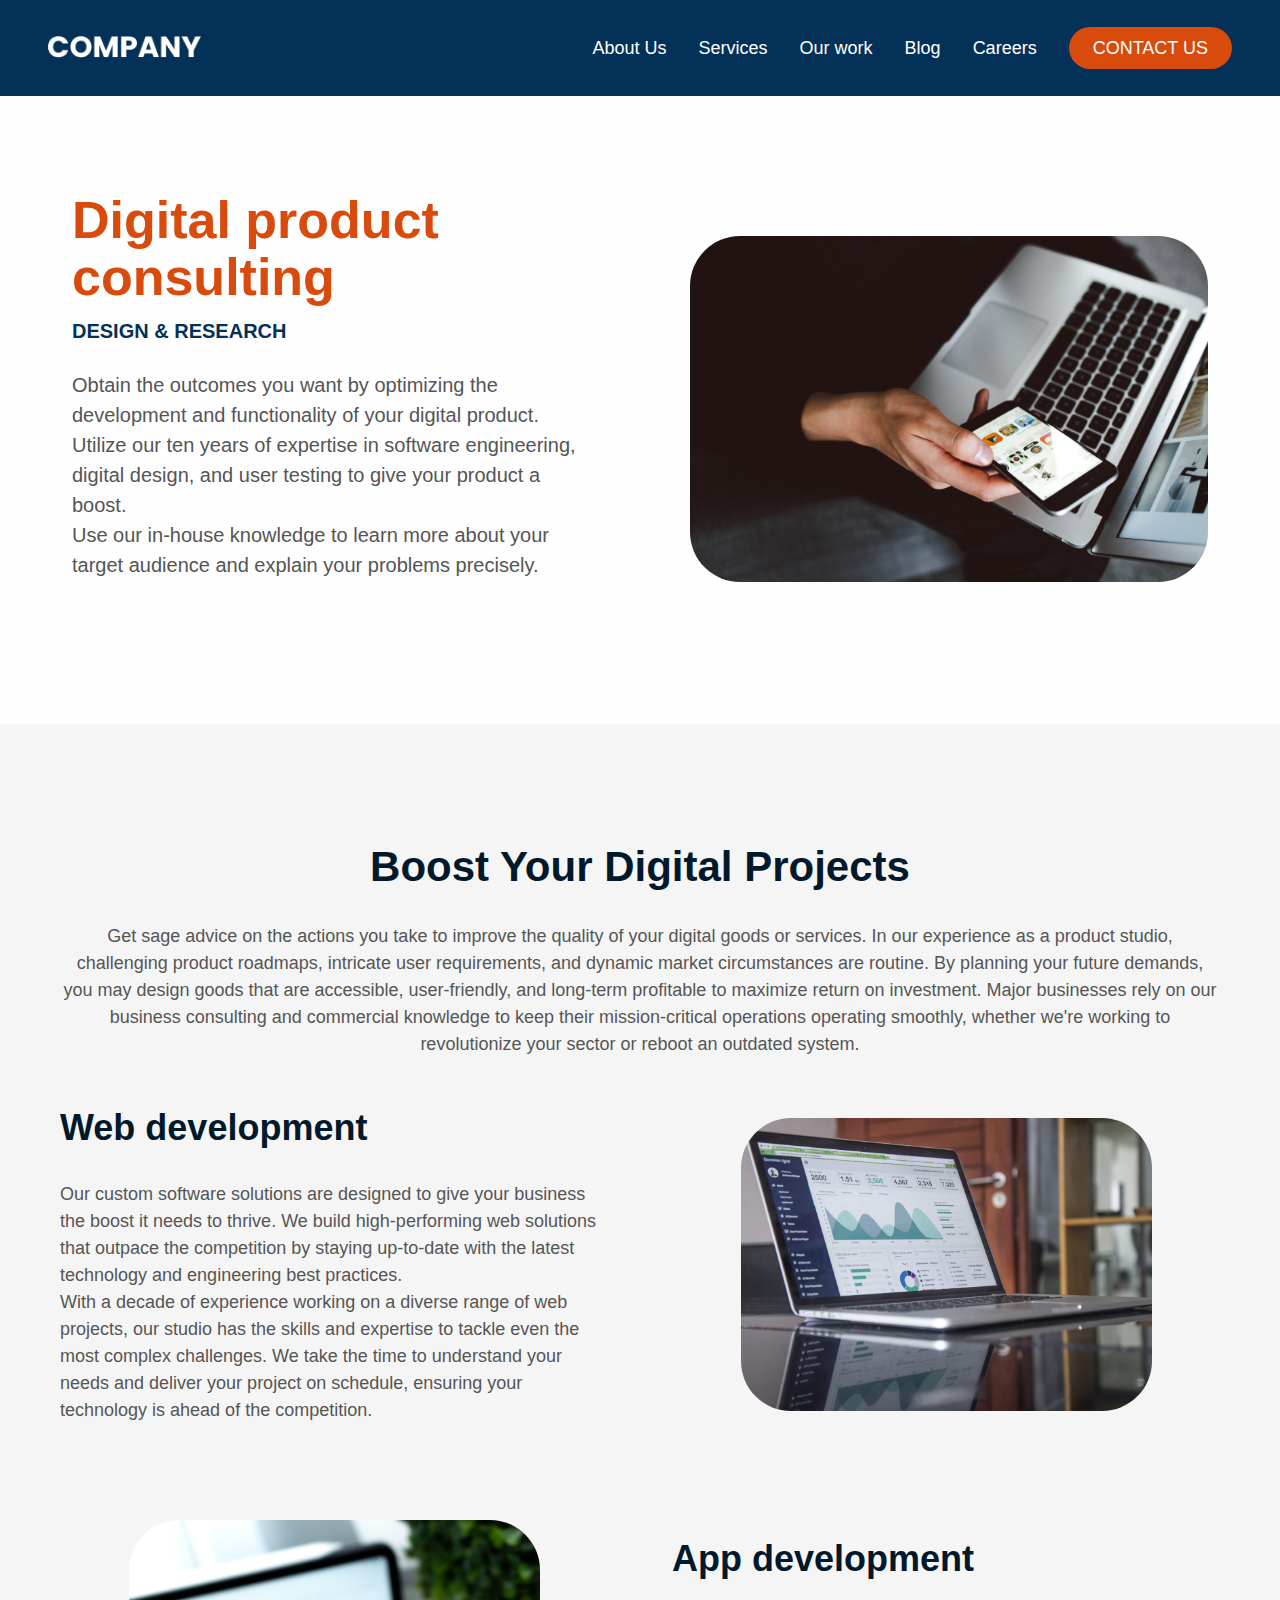
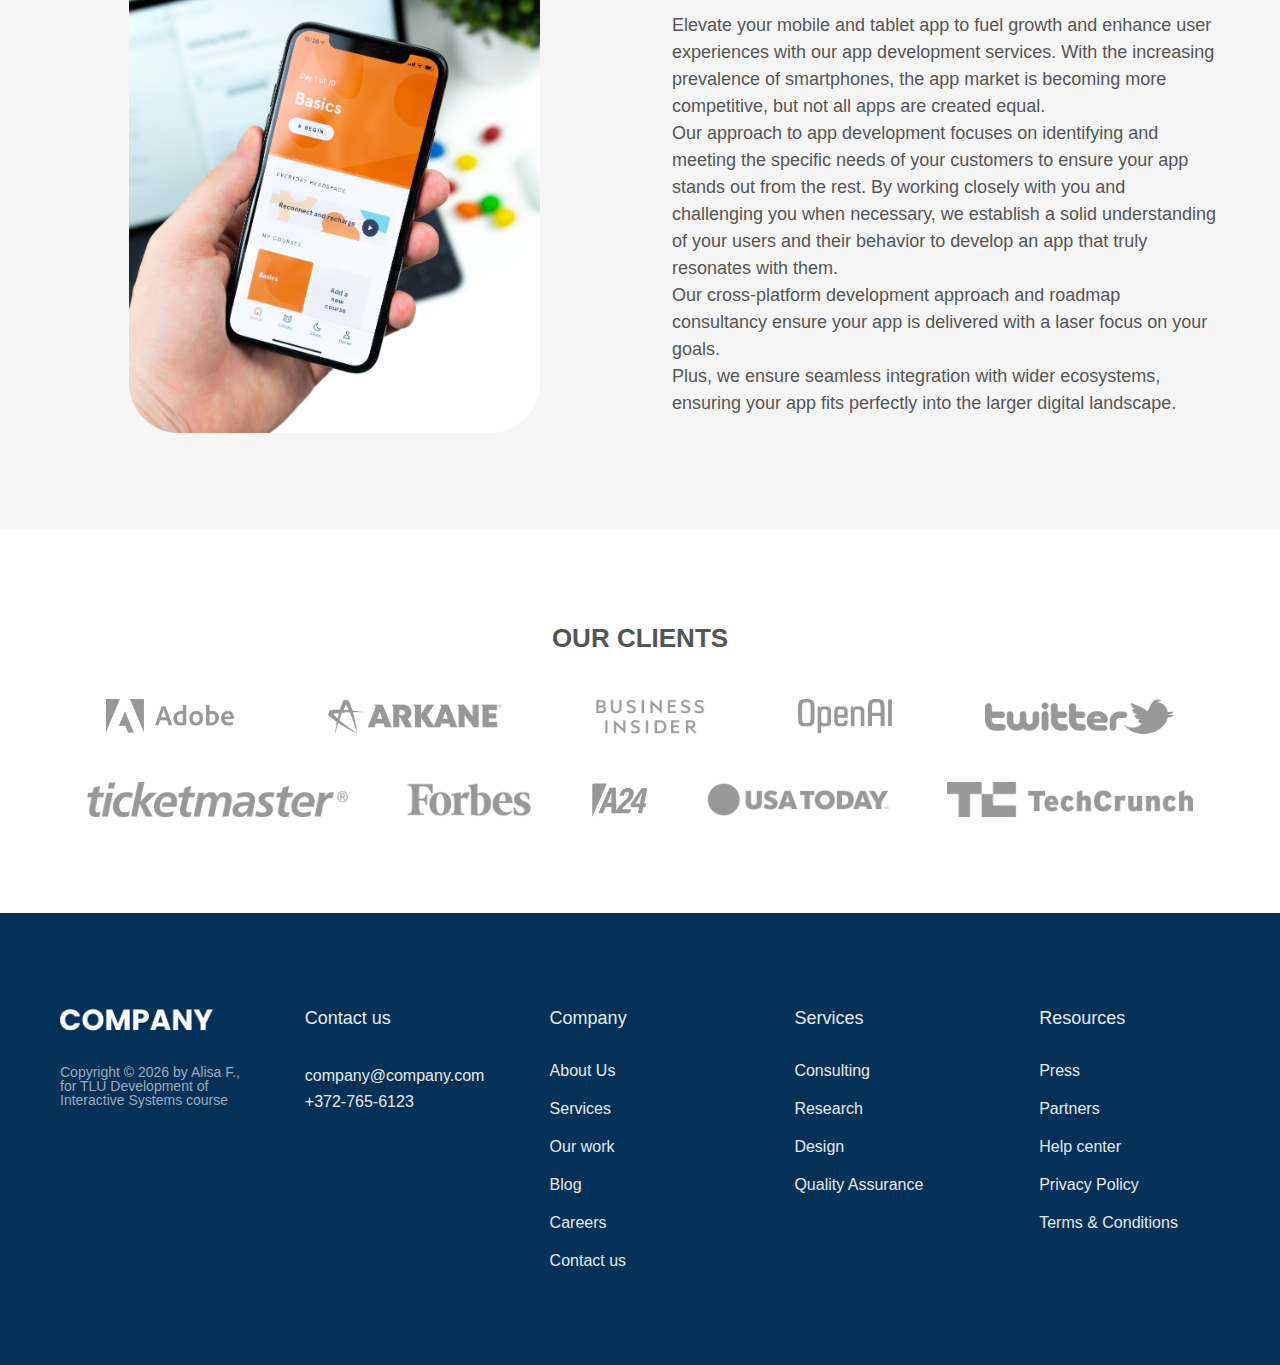
<file: index.html>
<!DOCTYPE html>
<html>
  <head>
    <meta name="viewport" content="width=device-width, initial-scale=1.0" />
    <title>About</title>
    <link rel="stylesheet" type="text/css" href="style.css" />

    <link
      rel="stylesheet"
      href="https://cdnjs.cloudflare.com/ajax/libs/font-awesome/6.3.0/css/all.min.css"
      integrity="sha512-SzlrxWUlpfuzQ+pcUCosxcglQRNAq/DZjVsC0lE40xsADsfeQoEypE+enwcOiGjk/bSuGGKHEyjSoQ1zVisanQ=="
      crossorigin="anonymous"
      referrerpolicy="no-referrer"
    />

    <script type="text/javascript" src="script.js" defer></script>
  </head>
  <body>
    <header class="header nav-open">
      <!-- id="sticky" -->
      <a href="index.html">
        <img class="logo" alt="logo" src="img/COMPANY.png" />
      </a>
      <nav class="main-nav">
        <ul class="main-nav-list">
          <li><a class="main-nav-link" href="index.html">About Us</a></li>
          <li><a class="main-nav-link" href="services.html">Services</a></li>
          <li><a class="main-nav-link" href="our_work.html">Our work</a></li>
          <li><a class="main-nav-link" href="blog.html">Blog</a></li>
          <li><a class="main-nav-link" href="careers.html">Careers</a></li>
          <li>
            <a class="main-nav-link nav-cta" href="contact_us.html"
              >CONTACT US
            </a>
          </li>
        </ul>
      </nav>

      <button class="btn-mobile-nav">
        <i class="fa-solid fa-bars icon-mobile-bar"></i>
        <i class="fa-solid fa-xmark icon-mobile-close"></i>
      </button>
    </header>

    <main>
      <!---------------------- HERO SECTION  ---------------->
      <section class="section-hero">
        <div class="hero">
          <div class="hero-text-box">
            <h1 class="heading-primary">Digital product consulting</h1>
            <span class="subheading">Design & Research</span>
            <p class="hero-description">
              Obtain the outcomes you want by optimizing the development and
              functionality of your digital product.

              <br />Utilize our ten years of expertise in software engineering,
              digital design, and user testing to give your product a boost.
              <br />Use our in-house knowledge to learn more about your target
              audience and explain your problems precisely.
            </p>
          </div>
          <div class="hero-img-box">
            <img
              src="img/aboutus1.jpg"
              class="hero-img"
              alt="A man sits and holds a phone in his hand and a laptop on his knees"
            />
          </div>
        </div>
      </section>

      <!---------------------- ABOUT US SECTION  ---------------->

      <section class="section-about">
        <div class="container first-descriprion">
          <span class="subheading"></span>
          <h2 class="heading-secondary">Boost Your Digital Projects</h2>
          <p class="step-descriprion">
            Get sage advice on the actions you take to improve the quality of
            your digital goods or services. In our experience as a product
            studio, challenging product roadmaps, intricate user requirements,
            and dynamic market circumstances are routine. By planning your
            future demands, you may design goods that are accessible,
            user-friendly, and long-term profitable to maximize return on
            investment. Major businesses rely on our business consulting and
            commercial knowledge to keep their mission-critical operations
            operating smoothly, whether we're working to revolutionize your
            sector or reboot an outdated system.
          </p>
        </div>

        <div class="container grid grid-2-cols grid-center-vertical">
          <!-- WEBSITE VERSION -->
          <div class="step-text-box">
            <h3 class="heading-third">Web development</h3>
            <p class="step-descriprion">
              Our custom software solutions are designed to give your business
              the boost it needs to thrive. We build high-performing web
              solutions that outpace the competition by staying up-to-date with
              the latest technology and engineering best practices. <br />With a
              decade of experience working on a diverse range of web projects,
              our studio has the skills and expertise to tackle even the most
              complex challenges. We take the time to understand your needs and
              deliver your project on schedule, ensuring your technology is
              ahead of the competition.
            </p>
          </div>
          <div class="step-img-box">
            <img src="img/website.jpg" class="step-img" alt="A laptop" />
          </div>

          <!-- MOBILE VERSION -->
          <div class="step-img-box">
            <img src="img/mobile.jpg" class="step-img" alt="A mobile phone" />
          </div>
          <div class="step-text-box">
            <h3 class="heading-third">App development</h3>
            <p class="step-descriprion">
              Elevate your mobile and tablet app to fuel growth and enhance user
              experiences with our app development services. With the increasing
              prevalence of smartphones, the app market is becoming more
              competitive, but not all apps are created equal. <br />
              Our approach to app development focuses on identifying and meeting
              the specific needs of your customers to ensure your app stands out
              from the rest. By working closely with you and challenging you
              when necessary, we establish a solid understanding of your users
              and their behavior to develop an app that truly resonates with
              them. <br />Our cross-platform development approach and roadmap
              consultancy ensure your app is delivered with a laser focus on
              your goals. <br />Plus, we ensure seamless integration with wider
              ecosystems, ensuring your app fits perfectly into the larger
              digital landscape.
            </p>
          </div>
        </div>
      </section>

      <section class="clients">
        <div class="container">
          <h2 class="heading-clients">Our clients</h2>
          <div class="logos">
            <img
              src="img/logos/adobe.png"
              alt="The logo of Tech Crunch company"
            />
            <img
              src="img/logos/Arkane.png"
              alt="The logo of Tech Crunch company"
            />
            <img
              src="img/logos/business-insider.png"
              alt="The logo of Tech Crunch company"
            />
            <img
              src="img/logos/openai.png"
              alt="The logo of Tech Crunch company"
            />
            <img
              src="img/logos/twitter.png"
              alt="The logo of Tech Crunch company"
            />
          </div>
          <div class="logos">
            <img
              src="img/logos/ticketmaster.png"
              alt="The logo of Tech Crunch company"
            />
            <img
              src="img/logos/forbes.png"
              alt="The logo of Tech Crunch company"
            />
            <img
              src="img/logos/a24.png"
              alt="The logo of Tech Crunch company"
            />
            <img
              src="img/logos/usa-today.png"
              alt="The logo of Tech Crunch company"
            />
            <img
              src="img/logos/techcrunch.png"
              alt="The logo of Tech Crunch company"
            />
          </div>
        </div>
      </section>
    </main>

    <!-- FOOTER -->
    <footer class="footer">
      <div class="container grid grid-5-cols">
        <div class="logo-col">
          <a href="index.html" class="footer-logo">
            <img class="logo" alt="logo" src="img/COMPANY.png" />
          </a>

          <ul class="social-media">
            <li>
              <a class="footer-nav-link" href="#"
                ><i class="fa-brands fa-linkedin"></i
              ></a>
            </li>
            <li>
              <a class="footer-nav-link" href="#">
                <i class="fa-brands fa-square-twitter"></i>
              </a>
            </li>

            <li>
              <a class="footer-nav-link" href="#"
                ><i class="fa-brands fa-instagram"></i
              ></a>
            </li>
            <li>
              <a class="footer-nav-link" href="#">
                <i class="fa-brands fa-facebook"></i
              ></a>
            </li>
          </ul>

          <p class="copyright">
            Copyright &copy; <span class="footeryear">2099</span> by Alisa F.,
            for TLU Development of Interactive Systems course
          </p>
        </div>

        <div class="address-col">
          <p class="footer-heading">Contact us</p>
          <address class="contacts">
            <p>
              <a class="footer-nav-link" href="mailto:company@company.com"
                >company@company.com</a
              >
              <br />
              <a class="footer-nav-link" href="tel:+372-765-6123"
                >+372-765-6123</a
              >
            </p>
          </address>
        </div>

        <nav class="nav-col">
          <p class="footer-heading">Company</p>
          <ul class="footer-nav">
            <li><a class="footer-nav-link" href="index.html">About Us</a></li>
            <li>
              <a class="footer-nav-link" href="services.html">Services</a>
            </li>
            <li>
              <a class="footer-nav-link" href="our_work.html">Our work</a>
            </li>
            <li><a class="footer-nav-link" href="blog.html">Blog</a></li>
            <li><a class="footer-nav-link" href="careers.html">Careers</a></li>
            <li>
              <a class="footer-nav-link" href="contact_us.html">Contact us </a>
            </li>
          </ul>
        </nav>

        <nav class="nav-col">
          <p class="footer-heading">Services</p>
          <ul class="footer-nav">
            <li>
              <a class="footer-nav-link" href="consulting.html">Consulting</a>
            </li>
            <li>
              <a class="footer-nav-link" href="research.html">Research</a>
            </li>
            <li>
              <a class="footer-nav-link" href="design.html">Design</a>
            </li>
            <li>
              <a class="footer-nav-link" href="qa.html">Quality Assurance</a>
            </li>
          </ul>
        </nav>

        <nav class="nav-col">
          <p class="footer-heading">Resources</p>
          <ul class="footer-nav">
            <li><a class="footer-nav-link" href="#">Press </a></li>
            <li>
              <a class="footer-nav-link" href="#">Partners</a>
            </li>
            <li>
              <a class="footer-nav-link" href="help_content_generator.html"
                >Help center</a
              >
            </li>

            <li>
              <a class="footer-nav-link" href="#">Privacy Policy</a>
            </li>
            <li><a class="footer-nav-link" href="#">Terms & Conditions</a></li>
          </ul>
        </nav>
      </div>
    </footer>
  </body>
</html>
</file>
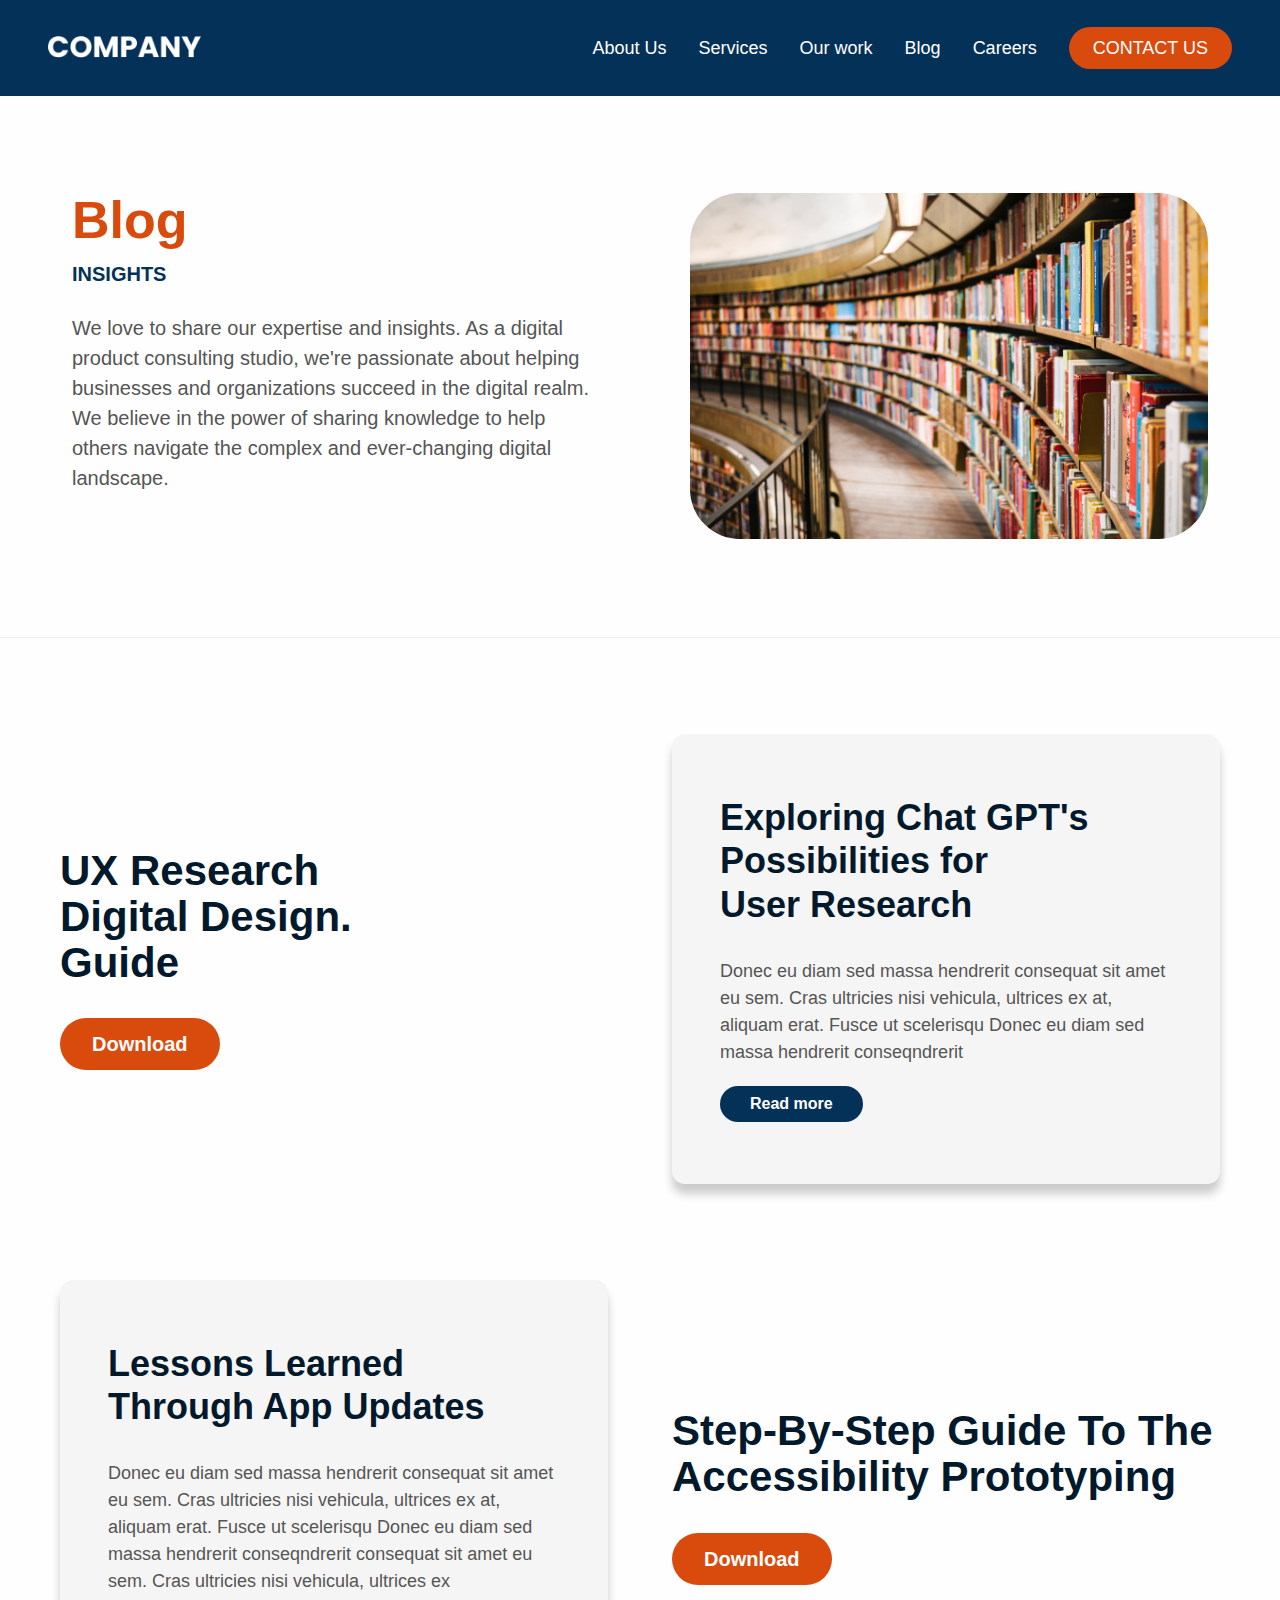
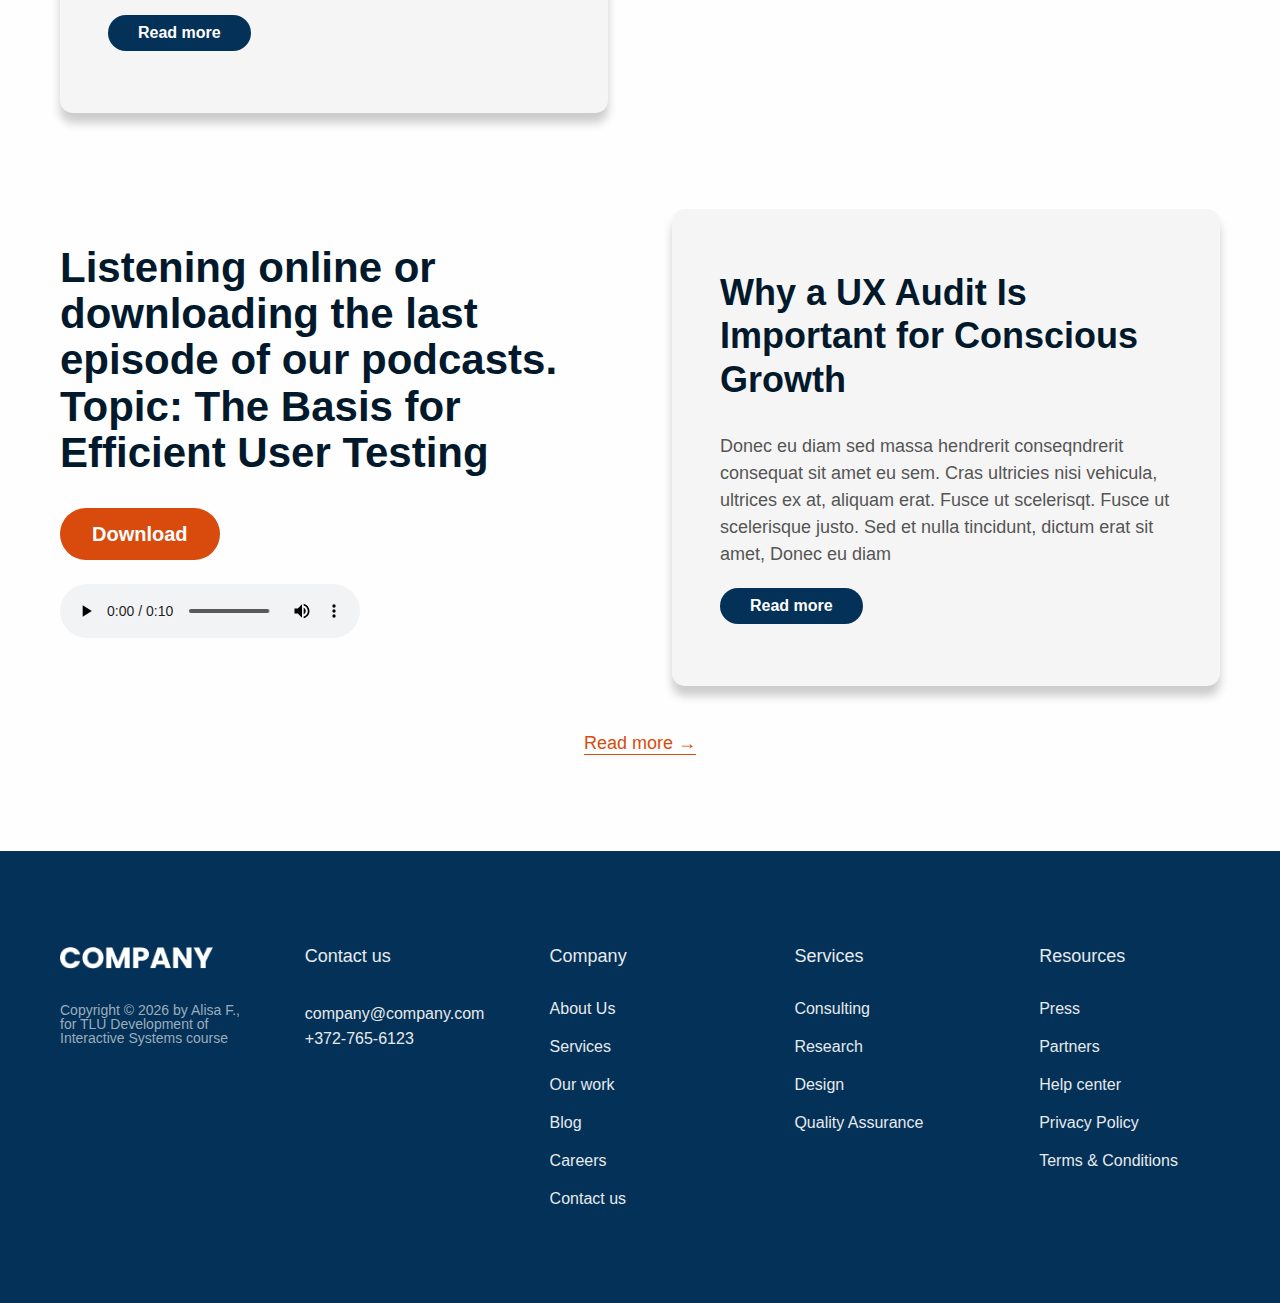
<file: blog.html>
<!DOCTYPE html>
<html>
  <head>
    <meta name="viewport" content="width=device-width, initial-scale=1.0" />
    <title>Blog</title>
    <link rel="stylesheet" type="text/css" href="style.css" />

    <link
      rel="stylesheet"
      href="https://cdnjs.cloudflare.com/ajax/libs/font-awesome/6.3.0/css/all.min.css"
      integrity="sha512-SzlrxWUlpfuzQ+pcUCosxcglQRNAq/DZjVsC0lE40xsADsfeQoEypE+enwcOiGjk/bSuGGKHEyjSoQ1zVisanQ=="
      crossorigin="anonymous"
      referrerpolicy="no-referrer"
    />

    <script type="text/javascript" src="script.js" defer></script>
  </head>
  <body>
    <header class="header nav-open">
      <a href="index.html">
        <img class="logo" alt="logo" src="img/COMPANY.png" />
      </a>
      <nav class="main-nav">
        <ul class="main-nav-list">
          <li><a class="main-nav-link" href="index.html">About Us</a></li>
          <li><a class="main-nav-link" href="services.html">Services</a></li>
          <li><a class="main-nav-link" href="our_work.html">Our work</a></li>
          <li><a class="main-nav-link" href="blog.html">Blog</a></li>
          <li><a class="main-nav-link" href="careers.html">Careers</a></li>
          <li>
            <a class="main-nav-link nav-cta" href="contact_us.html"
              >CONTACT US
            </a>
          </li>
        </ul>
      </nav>

      <button class="btn-mobile-nav">
        <i class="fa-solid fa-bars icon-mobile-bar"></i>
        <i class="fa-solid fa-xmark icon-mobile-close"></i>
      </button>
    </header>

    <main>
      <!------------------------ HERO SECTION  ---------------->
      <section class="section-hero">
        <div class="hero">
          <div class="hero-text-box">
            <h1 class="heading-primary">
              Blog <br />
              <!-- we share knowledge -->
            </h1>
            <span class="subheading">INSIGHTS</span>
            <p class="hero-description">
              We love to share our expertise and insights. As a digital product
              consulting studio, we're passionate about helping businesses and
              organizations succeed in the digital realm.
              <br />
              We believe in the power of sharing knowledge to help others
              navigate the complex and ever-changing digital landscape.
            </p>
          </div>
          <div class="hero-img-box">
            <img src="img/books.jpg" class="hero-img" alt="A lot of books" />
          </div>
        </div>
      </section>

      <!----------------------  BLOG SECTION  ---------------->

      <section class="section-blog">
        <div
          class="container grid grid-2-cols grid-center-vertical margin-bottom-medium"
        >
          <!-- STEP 1 -->
          <div class="blog-white">
            <div class="step-text-box">
              <h3 class="heading-secondary">
                UX Research <br />Digital Design. <br />Guide
              </h3>

              <a href="#" onclick="notavailable()" class="btn-orange1"
                >Download</a
              >
            </div>
          </div>

          <div class="blog-grey">
            <div class="step-text-box">
              <h3 class="heading-third">
                Exploring Chat GPT's <br />Possibilities for <br />
                User Research
              </h3>
              <p class="step-descriprion margin-bottom-small">
                Donec eu diam sed massa hendrerit consequat sit amet eu sem.
                Cras ultricies nisi vehicula, ultrices ex at, aliquam erat.
                Fusce ut scelerisqu Donec eu diam sed massa hendrerit
                conseqndrerit
              </p>
              <a href="#" onclick="notavailable()" class="btn-blue1"
                >Read more</a
              >
            </div>
          </div>

          <!-- SYEP 2 -->
          <div class="blog-grey">
            <div class="step-text-box">
              <h3 class="heading-third">Lessons Learned Through App Updates</h3>
              <p class="step-descriprion margin-bottom-small">
                Donec eu diam sed massa hendrerit consequat sit amet eu sem.
                Cras ultricies nisi vehicula, ultrices ex at, aliquam erat.
                Fusce ut scelerisqu Donec eu diam sed massa hendrerit
                conseqndrerit consequat sit amet eu sem. Cras ultricies nisi
                vehicula, ultrices ex
              </p>
              <a href="#" onclick="notavailable()" class="btn-blue1"
                >Read more</a
              >
            </div>
          </div>

          <div class="step-text-box">
            <h3 class="heading-secondary">
              Step-By-Step Guide To The Accessibility Prototyping
            </h3>

            <a href="#" onclick="notavailable()" class="btn-orange1"
              >Download</a
            >
          </div>

          <!-- STEP 3 -->

          <div class="step-text-box">
            <h3 class="heading-secondary">
              Listening online or downloading the last episode of our podcasts.
              Topic: The Basis for Efficient User Testing
            </h3>

            <a href="#" onclick="notavailable()" class="btn-orange1"
              >Download</a
            >
            <br />
            <audio
              class="podcast"
              src="sound/518749__organicmanpl__single-bird.mp3"
              controls
            ></audio>
          </div>

          <div class="blog-grey">
            <div class="step-text-box">
              <h3 class="heading-third">
                Why a UX Audit Is Important for Conscious Growth
              </h3>
              <p class="step-descriprion margin-bottom-small">
                Donec eu diam sed massa hendrerit conseqndrerit consequat sit
                amet eu sem. Cras ultricies nisi vehicula, ultrices ex at,
                aliquam erat. Fusce ut scelerisqt. Fusce ut scelerisque justo.
                Sed et nulla tincidunt, dictum erat sit amet, Donec eu diam
              </p>
              <a href="#" onclick="notavailable()" class="btn-blue1"
                >Read more</a
              >
            </div>
          </div>
        </div>

        <div class="container all-examples">
          <a href="#" onclick="notavailable()" class="link">
            Read more &rarr;</a
          >
        </div>
      </section>
    </main>

    <!-- FOOTER -->
    <footer class="footer">
      <div class="container grid grid-5-cols">
        <div class="logo-col">
          <a href="index.html" class="footer-logo">
            <img class="logo" alt="logo" src="img/COMPANY.png" />
          </a>

          <ul class="social-media">
            <li>
              <a class="footer-nav-link" href="#"
                ><i class="fa-brands fa-linkedin"></i
              ></a>
            </li>
            <li>
              <a class="footer-nav-link" href="#">
                <i class="fa-brands fa-square-twitter"></i>
              </a>
            </li>

            <li>
              <a class="footer-nav-link" href="#"
                ><i class="fa-brands fa-instagram"></i
              ></a>
            </li>
            <li>
              <a class="footer-nav-link" href="#">
                <i class="fa-brands fa-facebook"></i
              ></a>
            </li>
          </ul>

          <p class="copyright">
            Copyright &copy; <span class="footeryear">2099</span> by Alisa F.,
            for TLU Development of Interactive Systems course
          </p>
        </div>

        <div class="address-col">
          <p class="footer-heading">Contact us</p>
          <address class="contacts">
            <p>
              <a class="footer-nav-link" href="mailto:company@company.com"
                >company@company.com</a
              >
              <br />
              <a class="footer-nav-link" href="tel:+372-765-6123"
                >+372-765-6123</a
              >
            </p>
          </address>
        </div>

        <nav class="nav-col">
          <p class="footer-heading">Company</p>
          <ul class="footer-nav">
            <li><a class="footer-nav-link" href="index.html">About Us</a></li>
            <li>
              <a class="footer-nav-link" href="services.html">Services</a>
            </li>
            <li>
              <a class="footer-nav-link" href="our_work.html">Our work</a>
            </li>
            <li><a class="footer-nav-link" href="blog.html">Blog</a></li>
            <li><a class="footer-nav-link" href="careers.html">Careers</a></li>
            <li>
              <a class="footer-nav-link" href="contact_us.html">Contact us </a>
            </li>
          </ul>
        </nav>

        <nav class="nav-col">
          <p class="footer-heading">Services</p>
          <ul class="footer-nav">
            <li>
              <a class="footer-nav-link" href="consulting.html">Consulting</a>
            </li>
            <li>
              <a class="footer-nav-link" href="research.html">Research</a>
            </li>
            <li>
              <a class="footer-nav-link" href="design.html">Design</a>
            </li>
            <li>
              <a class="footer-nav-link" href="qa.html">Quality Assurance</a>
            </li>
          </ul>
        </nav>

        <nav class="nav-col">
          <p class="footer-heading">Resources</p>
          <ul class="footer-nav">
            <li><a class="footer-nav-link" href="#">Press </a></li>
            <li>
              <a class="footer-nav-link" href="#">Partners</a>
            </li>
            <li>
              <a class="footer-nav-link" href="#">Help center</a>
            </li>

            <li>
              <a class="footer-nav-link" href="#">Privacy Policy</a>
            </li>
            <li><a class="footer-nav-link" href="#">Terms & Conditions</a></li>
          </ul>
        </nav>
      </div>
    </footer>
  </body>
</html>
</file>
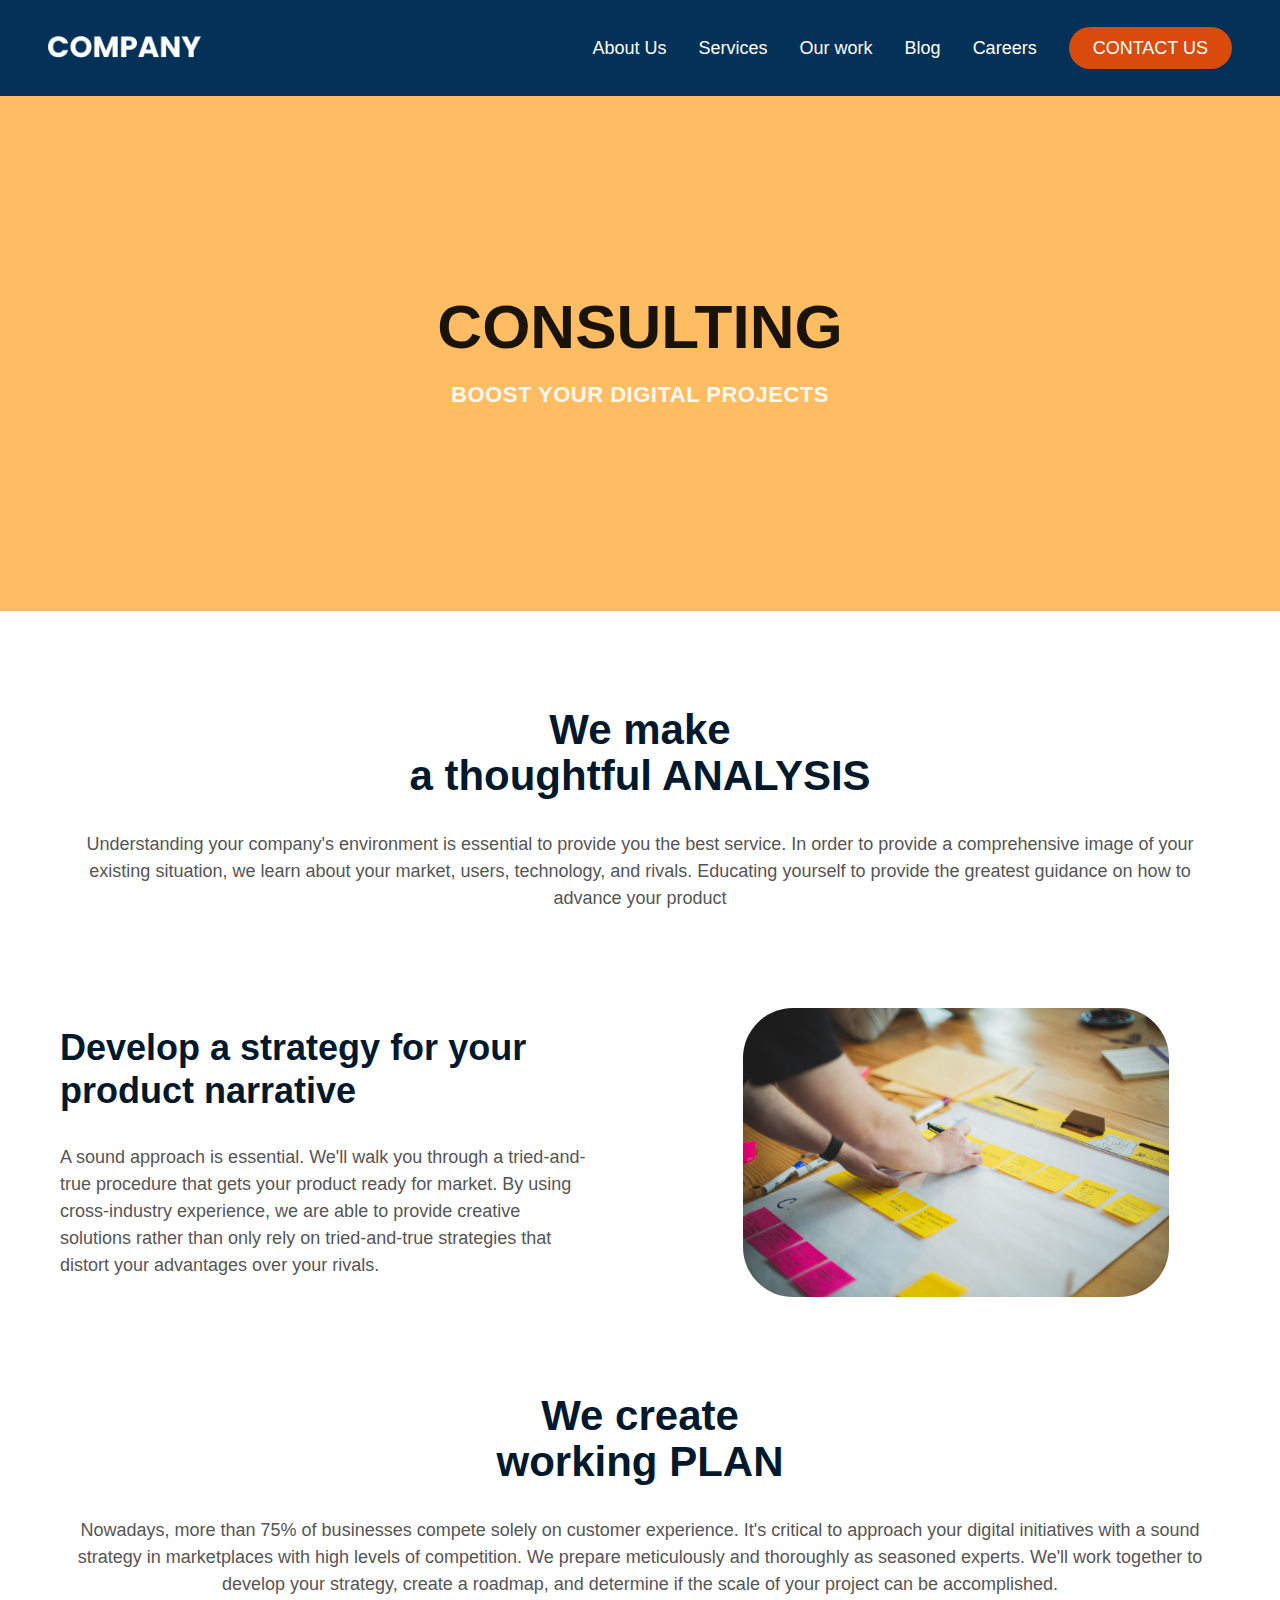
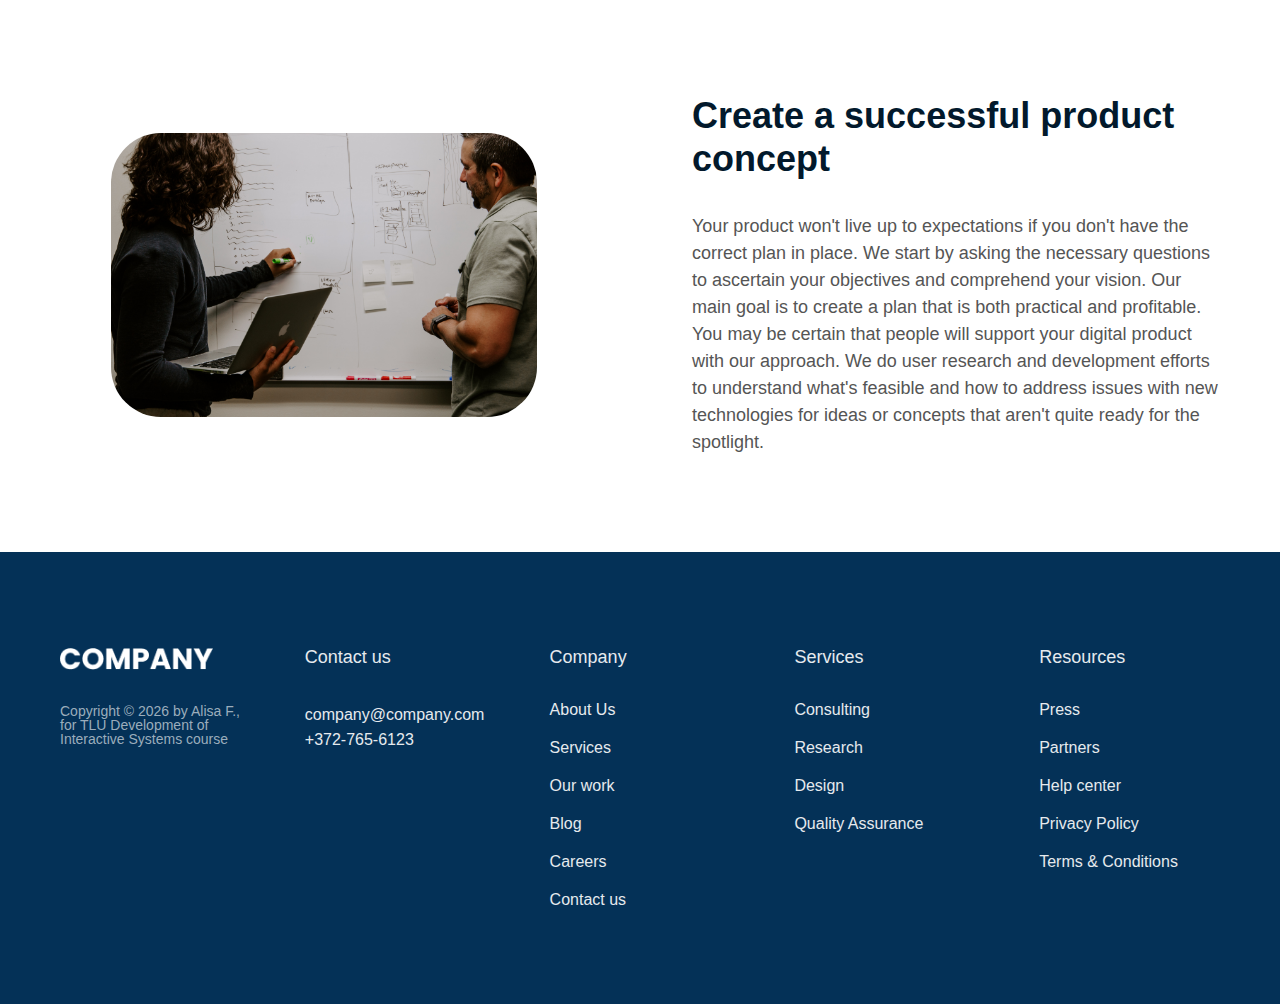
<file: consulting.html>
<!DOCTYPE html>
<html>
  <head>
    <meta name="viewport" content="width=device-width, initial-scale=1.0" />
    <title>Consulting</title>
    <link rel="stylesheet" type="text/css" href="style.css" />

    <link
      rel="stylesheet"
      href="https://cdnjs.cloudflare.com/ajax/libs/font-awesome/6.3.0/css/all.min.css"
      integrity="sha512-SzlrxWUlpfuzQ+pcUCosxcglQRNAq/DZjVsC0lE40xsADsfeQoEypE+enwcOiGjk/bSuGGKHEyjSoQ1zVisanQ=="
      crossorigin="anonymous"
      referrerpolicy="no-referrer"
    />

    <script type="text/javascript" src="script.js" defer></script>
  </head>
  <body>
    <header class="header nav-open">
      <a href="index.html">
        <img class="logo" alt="logo" src="img/COMPANY.png" />
      </a>
      <nav class="main-nav">
        <ul class="main-nav-list">
          <li><a class="main-nav-link" href="index.html">About Us</a></li>
          <li><a class="main-nav-link" href="services.html">Services</a></li>
          <li><a class="main-nav-link" href="our_work.html">Our work</a></li>
          <li><a class="main-nav-link" href="blog.html">Blog</a></li>
          <li><a class="main-nav-link" href="careers.html">Careers</a></li>
          <li>
            <a class="main-nav-link nav-cta" href="contact_us.html"
              >CONTACT US
            </a>
          </li>
        </ul>
      </nav>

      <button class="btn-mobile-nav">
        <i class="fa-solid fa-bars icon-mobile-bar"></i>
        <i class="fa-solid fa-xmark icon-mobile-close"></i>
      </button>
    </header>

    <main>
      <!---------------------- HERO SECTION  ---------------->
      <section class="section-hero-services">
        <div class="hero-services">
          <div class="hero-text-box">
            <h1 class="heading-services">Consulting</h1>
            <span class="subheading-services">Boost Your Digital Projects</span>
            <!-- <p class="hero-description">
              Obtain the outcomes you want by optimizing the development and
              functionality of your digital product.

              <br />Utilize our ten years of expertise in software engineering,
              digital design, and user testing to give your product a boost.
              <br />Use our in-house knowledge to learn more about your target
              audience and explain your problems precisely.
            </p>  -->
          </div>
          <!-- <div class="hero-img-box">
            <img
              src="img/aboutus1.jpg"
              class="hero-img"
              alt="A man sits and holds a phone in his hand and a laptop on his knees"
            />
          </div> -->
        </div>
      </section>

      <!---------------------- CONSULTING SECTION  ---------------->

      <section class="section-about-services">
        <div class="container service-descriprion">
          <h2 class="heading-secondary">We make <br />a thoughtful ANALYSIS</h2>
          <p class="step-descriprion">
            Understanding your company's environment is essential to provide you
            the best service. In order to provide a comprehensive image of your
            existing situation, we learn about your market, users, technology,
            and rivals. Educating yourself to provide the greatest guidance on
            how to advance your product
          </p>
        </div>

        <div
          class="container grid grid-2-cols grid-center-vertical padding-services"
        >
          <!-- STEP 1 ANALYSIS  -->
          <div class="container step-text-box">
            <h3 class="heading-third">
              Develop a strategy for your product narrative
            </h3>
            <p class="step-descriprion">
              A sound approach is essential. We'll walk you through a
              tried-and-true procedure that gets your product ready for market.
              By using cross-industry experience, we are able to provide
              creative solutions rather than only rely on tried-and-true
              strategies that distort your advantages over your rivals.
            </p>
          </div>
          <div class="step-img-box">
            <img src="img/consulting1.jpg" class="step-img" alt="A laptop" />
          </div>
        </div>
        <div class="container service-descriprion">
          <h2 class="heading-secondary">We create <br />working PLAN</h2>
          <p class="step-descriprion">
            Nowadays, more than 75% of businesses compete solely on customer
            experience. It's critical to approach your digital initiatives with
            a sound strategy in marketplaces with high levels of competition. We
            prepare meticulously and thoroughly as seasoned experts. We'll work
            together to develop your strategy, create a roadmap, and determine
            if the scale of your project can be accomplished.
          </p>
        </div>
        <div
          class="container grid grid-2-cols grid-center-vertical padding-services"
        >
          <!-- STEP 1 PLAN  -->
          <div class="step-img-box">
            <img
              src="img/consulting2.jpg"
              class="step-img"
              alt="A mobile phone"
            />
          </div>
          <div class="container step-text-box">
            <h3 class="heading-third">Create a successful product concept</h3>
            <p class="step-descriprion">
              Your product won't live up to expectations if you don't have the
              correct plan in place. We start by asking the necessary questions
              to ascertain your objectives and comprehend your vision. Our main
              goal is to create a plan that is both practical and profitable.
              You may be certain that people will support your digital product
              with our approach. We do user research and development efforts to
              understand what's feasible and how to address issues with new
              technologies for ideas or concepts that aren't quite ready for the
              spotlight.
            </p>
          </div>
        </div>
      </section>
    </main>

    <!-- FOOTER -->
    <footer class="footer">
      <div class="container grid grid-5-cols">
        <div class="logo-col">
          <a href="index.html" class="footer-logo">
            <img class="logo" alt="logo" src="img/COMPANY.png" />
          </a>

          <ul class="social-media">
            <li>
              <a class="footer-nav-link" href="#"
                ><i class="fa-brands fa-linkedin"></i
              ></a>
            </li>
            <li>
              <a class="footer-nav-link" href="#">
                <i class="fa-brands fa-square-twitter"></i>
              </a>
            </li>

            <li>
              <a class="footer-nav-link" href="#"
                ><i class="fa-brands fa-instagram"></i
              ></a>
            </li>
            <li>
              <a class="footer-nav-link" href="#">
                <i class="fa-brands fa-facebook"></i
              ></a>
            </li>
          </ul>

          <p class="copyright">
            Copyright &copy; <span class="footeryear">2099</span> by Alisa F.,
            for TLU Development of Interactive Systems course
          </p>
        </div>

        <div class="address-col">
          <p class="footer-heading">Contact us</p>
          <address class="contacts">
            <p>
              <a class="footer-nav-link" href="mailto:company@company.com"
                >company@company.com</a
              >
              <br />
              <a class="footer-nav-link" href="tel:+372-765-6123"
                >+372-765-6123</a
              >
            </p>
          </address>
        </div>

        <nav class="nav-col">
          <p class="footer-heading">Company</p>
          <ul class="footer-nav">
            <li><a class="footer-nav-link" href="index.html">About Us</a></li>
            <li>
              <a class="footer-nav-link" href="services.html">Services</a>
            </li>
            <li>
              <a class="footer-nav-link" href="our_work.html">Our work</a>
            </li>
            <li><a class="footer-nav-link" href="blog.html">Blog</a></li>
            <li><a class="footer-nav-link" href="careers.html">Careers</a></li>
            <li>
              <a class="footer-nav-link" href="contact_us.html">Contact us </a>
            </li>
          </ul>
        </nav>

        <nav class="nav-col">
          <p class="footer-heading">Services</p>
          <ul class="footer-nav">
            <li>
              <a class="footer-nav-link" href="consulting.html">Consulting</a>
            </li>
            <li>
              <a class="footer-nav-link" href="research.html">Research</a>
            </li>
            <li>
              <a class="footer-nav-link" href="design.html">Design</a>
            </li>
            <li>
              <a class="footer-nav-link" href="qa.html">Quality Assurance</a>
            </li>
          </ul>
        </nav>

        <nav class="nav-col">
          <p class="footer-heading">Resources</p>
          <ul class="footer-nav">
            <li><a class="footer-nav-link" href="#">Press </a></li>
            <li>
              <a class="footer-nav-link" href="#">Partners</a>
            </li>
            <li>
              <a class="footer-nav-link" href="#">Help center</a>
            </li>

            <li>
              <a class="footer-nav-link" href="#">Privacy Policy</a>
            </li>
            <li><a class="footer-nav-link" href="#">Terms & Conditions</a></li>
          </ul>
        </nav>
      </div>
    </footer>
  </body>
</html>
</file>
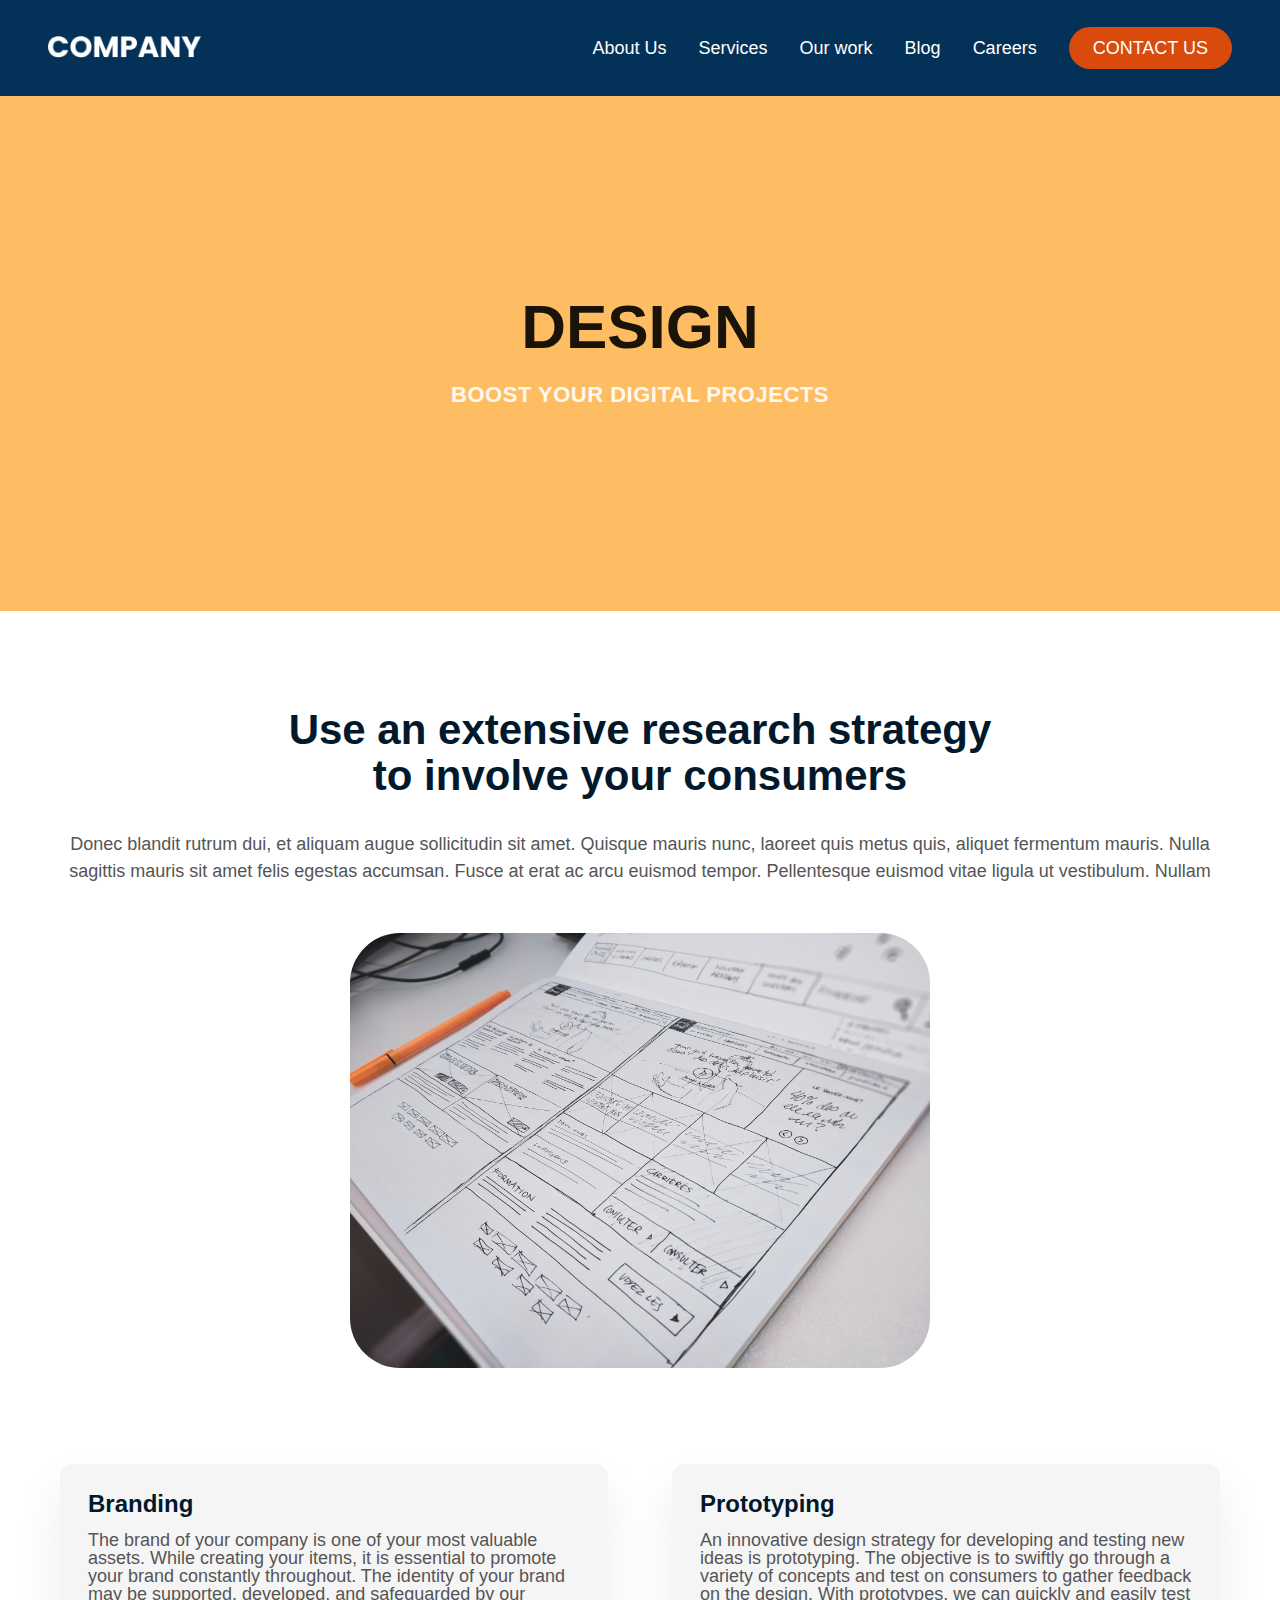
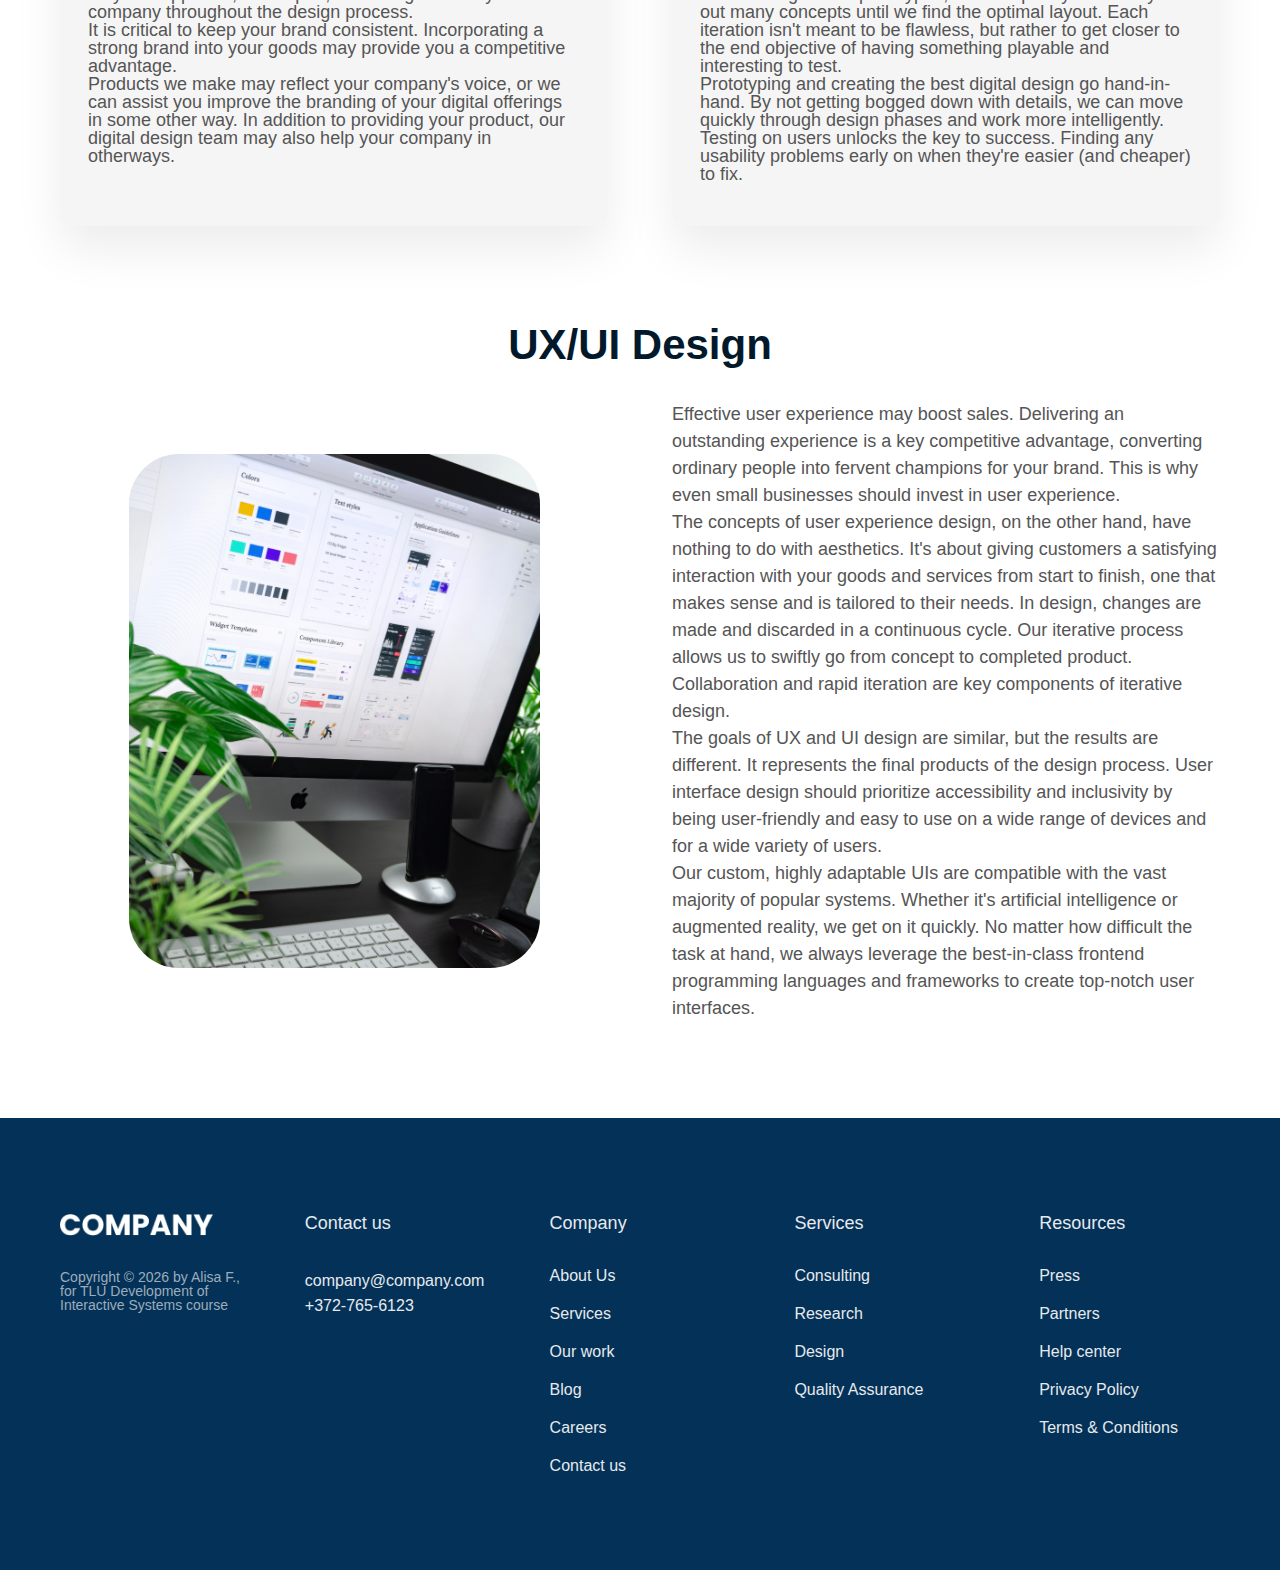
<file: design.html>
<!DOCTYPE html>
<html>
  <head>
    <meta name="viewport" content="width=device-width, initial-scale=1.0" />
    <title>Design</title>
    <link rel="stylesheet" type="text/css" href="style.css" />

    <link
      rel="stylesheet"
      href="https://cdnjs.cloudflare.com/ajax/libs/font-awesome/6.3.0/css/all.min.css"
      integrity="sha512-SzlrxWUlpfuzQ+pcUCosxcglQRNAq/DZjVsC0lE40xsADsfeQoEypE+enwcOiGjk/bSuGGKHEyjSoQ1zVisanQ=="
      crossorigin="anonymous"
      referrerpolicy="no-referrer"
    />

    <script type="text/javascript" src="script.js" defer></script>
  </head>
  <body>
    <header class="header nav-open">
      <a href="index.html">
        <img class="logo" alt="logo" src="img/COMPANY.png" />
      </a>
      <nav class="main-nav">
        <ul class="main-nav-list">
          <li><a class="main-nav-link" href="index.html">About Us</a></li>
          <li><a class="main-nav-link" href="services.html">Services</a></li>
          <li><a class="main-nav-link" href="our_work.html">Our work</a></li>
          <li><a class="main-nav-link" href="blog.html">Blog</a></li>
          <li><a class="main-nav-link" href="careers.html">Careers</a></li>
          <li>
            <a class="main-nav-link nav-cta" href="contact_us.html"
              >CONTACT US
            </a>
          </li>
        </ul>
      </nav>

      <button class="btn-mobile-nav">
        <i class="fa-solid fa-bars icon-mobile-bar"></i>
        <i class="fa-solid fa-xmark icon-mobile-close"></i>
      </button>
    </header>

    <main>
      <!---------------------- HERO SECTION  ---------------->
      <section class="section-hero-services">
        <div class="hero-services">
          <div class="hero-text-box">
            <h1 class="heading-services">Design</h1>
            <span class="subheading-services">Boost Your Digital Projects</span>
          </div>
        </div>
      </section>

      <!---------------------- RESEARCH SECTION  ---------------->

      <section class="section-about-services">
        <div class="container service-descriprion margin-bottom-medium">
          <h2 class="heading-secondary">
            Use an extensive research strategy <br />
            to involve your consumers
          </h2>
          <p class="step-descriprion">
            Donec blandit rutrum dui, et aliquam augue sollicitudin sit amet.
            Quisque mauris nunc, laoreet quis metus quis, aliquet fermentum
            mauris. Nulla sagittis mauris sit amet felis egestas accumsan. Fusce
            at erat ac arcu euismod tempor. Pellentesque euismod vitae ligula ut
            vestibulum. Nullam
          </p>
          <div class="step-img-box">
            <img
              src="img/design4.jpg"
              class="design-img"
              alt="Paper prototype"
            />
          </div>
        </div>

        <!---------------------- STEP 1 RESEARCH SECTION  ---------------->
        <div class="container grid grid-2-cols margin-bottom-big">
          <div class="worksexamples grey-box">
            <div class="example-content">
              <p class="example-name">Branding</p>

              <p class="example-text">
                The brand of your company is one of your most valuable assets.
                While creating your items, it is essential to promote your brand
                constantly throughout. The identity of your brand may be
                supported, developed, and safeguarded by our company throughout
                the design process. <br />
                It is critical to keep your brand consistent. Incorporating a
                strong brand into your goods may provide you a competitive
                advantage.<br />
                Products we make may reflect your company's voice, or we can
                assist you improve the branding of your digital offerings in
                some other way. In addition to providing your product, our
                digital design team may also help your company in otherways.
              </p>
            </div>
          </div>

          <div class="worksexamples grey-box">
            <div class="example-content">
              <p class="example-name">Prototyping</p>

              <p class="example-text">
                An innovative design strategy for developing and testing new
                ideas is prototyping. The objective is to swiftly go through a
                variety of concepts and test on consumers to gather feedback on
                the design. With prototypes, we can quickly and easily test out
                many concepts until we find the optimal layout. Each iteration
                isn't meant to be flawless, but rather to get closer to the end
                objective of having something playable and interesting to
                test.<br />
                Prototyping and creating the best digital design go
                hand-in-hand. By not getting bogged down with details, we can
                move quickly through design phases and work more intelligently.
                Testing on users unlocks the key to success. Finding any
                usability problems early on when they're easier (and cheaper) to
                fix.
              </p>
            </div>
          </div>
        </div>

        <!-----------------------------STEP 2 UX/UI Design --------------------------->

        <div class="container service-descriprion">
          <h2 class="heading-secondary">UX/UI Design</h2>
        </div>

        <div
          class="container grid grid-2-cols grid-center-vertical margin-bottom-big"
        >
          <div class="step-img-box">
            <img src="img/design3.jpg" class="step-img" alt="A mobile phone" />
          </div>
          <div class="step-text-box">
            <p class="step-descriprion">
              Effective user experience may boost sales. Delivering an
              outstanding experience is a key competitive advantage, converting
              ordinary people into fervent champions for your brand. This is why
              even small businesses should invest in user experience. <br / >
              The concepts of user experience design, on the other hand, have
              nothing to do with aesthetics. It's about giving customers a
              satisfying interaction with your goods and services from start to
              finish, one that makes sense and is tailored to their needs. In
              design, changes are made and discarded in a continuous cycle. Our
              iterative process allows us to swiftly go from concept to
              completed product. Collaboration and rapid iteration are key
              components of iterative design.<br / > The goals of UX and UI
              design are similar, but the results are different. It represents
              the final products of the design process. User interface design
              should prioritize accessibility and inclusivity by being
              user-friendly and easy to use on a wide range of devices and for a
              wide variety of users. <br / > Our custom, highly adaptable UIs
              are compatible with the vast majority of popular systems. Whether
              it's artificial intelligence or augmented reality, we get on it
              quickly. No matter how difficult the task at hand, we always
              leverage the best-in-class frontend programming languages and
              frameworks to create top-notch user interfaces.
            </p>
          </div>
        </div>
      </section>
    </main>

    <!-- FOOTER -->
    <footer class="footer">
      <div class="container grid grid-5-cols">
        <div class="logo-col">
          <a href="index.html" class="footer-logo">
            <img class="logo" alt="logo" src="img/COMPANY.png" />
          </a>

          <ul class="social-media">
            <li>
              <a class="footer-nav-link" href="#"
                ><i class="fa-brands fa-linkedin"></i
              ></a>
            </li>
            <li>
              <a class="footer-nav-link" href="#">
                <i class="fa-brands fa-square-twitter"></i>
              </a>
            </li>

            <li>
              <a class="footer-nav-link" href="#"
                ><i class="fa-brands fa-instagram"></i
              ></a>
            </li>
            <li>
              <a class="footer-nav-link" href="#">
                <i class="fa-brands fa-facebook"></i
              ></a>
            </li>
          </ul>

          <p class="copyright">
            Copyright &copy; <span class="footeryear">2099</span> by Alisa F.,
            for TLU Development of Interactive Systems course
          </p>
        </div>

        <div class="address-col">
          <p class="footer-heading">Contact us</p>
          <address class="contacts">
            <p>
              <a class="footer-nav-link" href="mailto:company@company.com"
                >company@company.com</a
              >
              <br />
              <a class="footer-nav-link" href="tel:+372-765-6123"
                >+372-765-6123</a
              >
            </p>
          </address>
        </div>

        <nav class="nav-col">
          <p class="footer-heading">Company</p>
          <ul class="footer-nav">
            <li><a class="footer-nav-link" href="index.html">About Us</a></li>
            <li>
              <a class="footer-nav-link" href="services.html">Services</a>
            </li>
            <li>
              <a class="footer-nav-link" href="our_work.html">Our work</a>
            </li>
            <li><a class="footer-nav-link" href="blog.html">Blog</a></li>
            <li><a class="footer-nav-link" href="careers.html">Careers</a></li>
            <li>
              <a class="footer-nav-link" href="contact_us.html">Contact us </a>
            </li>
          </ul>
        </nav>

        <nav class="nav-col">
          <p class="footer-heading">Services</p>
          <ul class="footer-nav">
            <li>
              <a class="footer-nav-link" href="consulting.html">Consulting</a>
            </li>
            <li>
              <a class="footer-nav-link" href="research.html">Research</a>
            </li>
            <li>
              <a class="footer-nav-link" href="design.html">Design</a>
            </li>
            <li>
              <a class="footer-nav-link" href="qa.html">Quality Assurance</a>
            </li>
          </ul>
        </nav>

        <nav class="nav-col">
          <p class="footer-heading">Resources</p>
          <ul class="footer-nav">
            <li><a class="footer-nav-link" href="#">Press </a></li>
            <li>
              <a class="footer-nav-link" href="#">Partners</a>
            </li>
            <li>
              <a class="footer-nav-link" href="#">Help center</a>
            </li>

            <li>
              <a class="footer-nav-link" href="#">Privacy Policy</a>
            </li>
            <li><a class="footer-nav-link" href="#">Terms & Conditions</a></li>
          </ul>
        </nav>
      </div>
    </footer>
  </body>
</html>
</file>
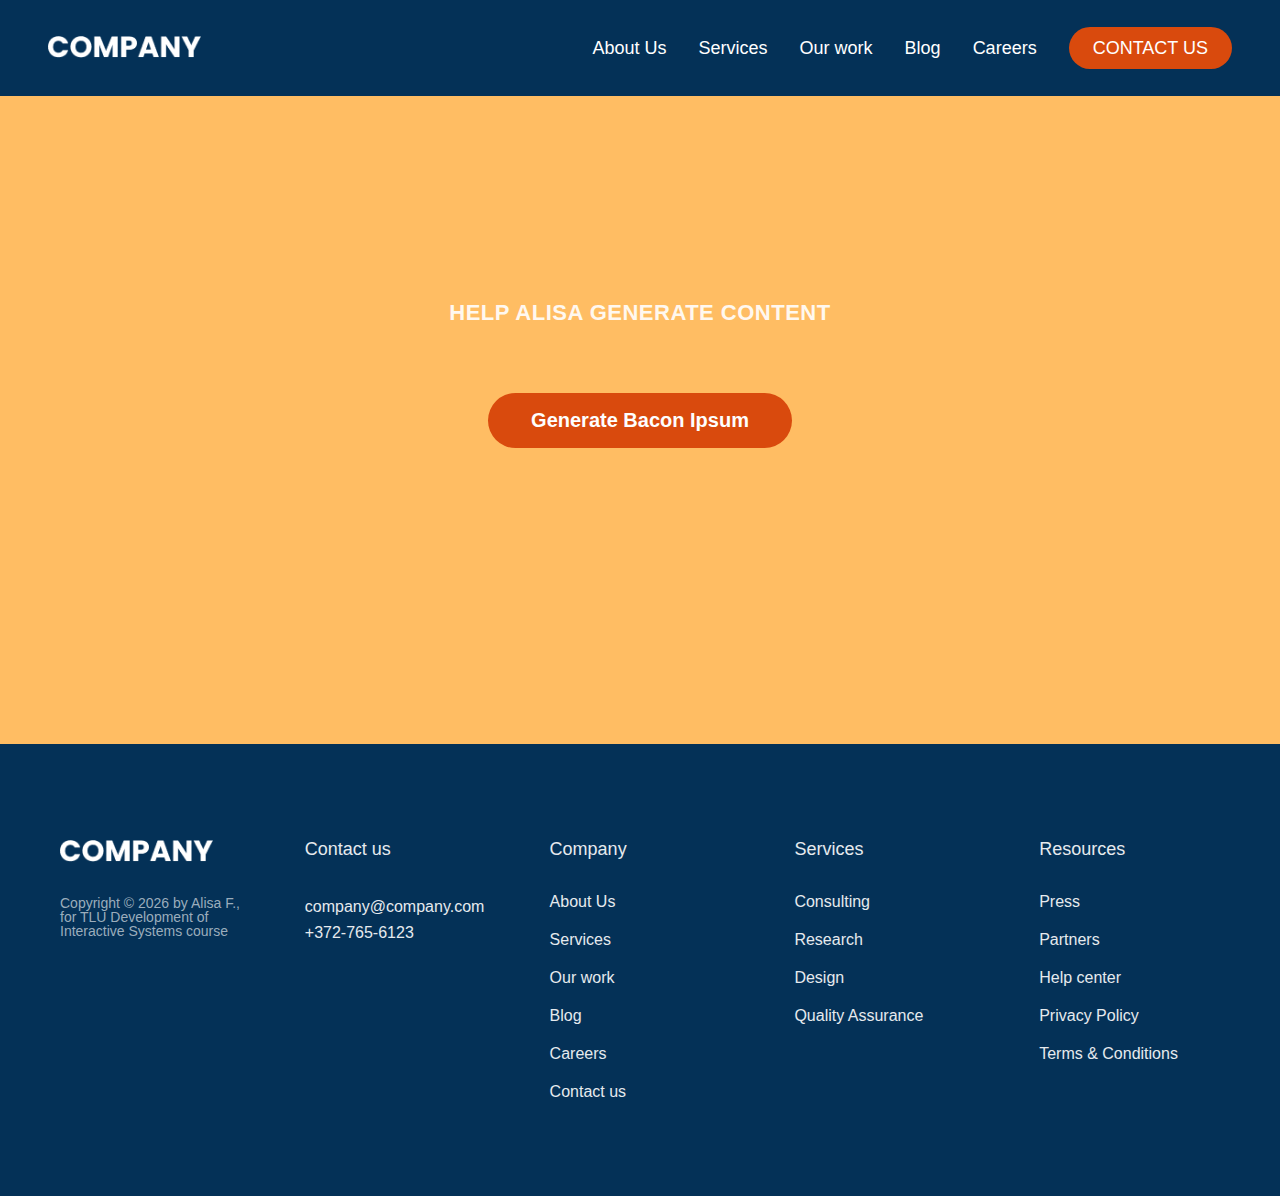
<file: help_content_generator.html>
<!DOCTYPE html>
<html>
  <head>
    <meta name="viewport" content="width=device-width, initial-scale=1.0" />
    <title>Help content generator</title>
    <link rel="stylesheet" type="text/css" href="style.css" />

    <link
      rel="stylesheet"
      href="https://cdnjs.cloudflare.com/ajax/libs/font-awesome/6.3.0/css/all.min.css"
      integrity="sha512-SzlrxWUlpfuzQ+pcUCosxcglQRNAq/DZjVsC0lE40xsADsfeQoEypE+enwcOiGjk/bSuGGKHEyjSoQ1zVisanQ=="
      crossorigin="anonymous"
      referrerpolicy="no-referrer"
    />

    <script type="text/javascript" src="script.js" defer></script>
    <script type="text/javascript" src="publicapi.js" defer></script>
  </head>
  <body>
    <header class="header nav-open">
      <a href="index.html">
        <img class="logo" alt="logo" src="img/COMPANY.png" />
      </a>
      <nav class="main-nav">
        <ul class="main-nav-list">
          <li><a class="main-nav-link" href="index.html">About Us</a></li>
          <li><a class="main-nav-link" href="services.html">Services</a></li>
          <li><a class="main-nav-link" href="our_work.html">Our work</a></li>
          <li><a class="main-nav-link" href="blog.html">Blog</a></li>
          <li><a class="main-nav-link" href="careers.html">Careers</a></li>
          <li>
            <a class="main-nav-link nav-cta" href="contact_us.html"
              >CONTACT US
            </a>
          </li>
        </ul>
      </nav>

      <button class="btn-mobile-nav">
        <i class="fa-solid fa-bars icon-mobile-bar"></i>
        <i class="fa-solid fa-xmark icon-mobile-close"></i>
      </button>
    </header>

    <main>
      <!---------------------- HERO SECTION  ---------------->
      <section class="section-hero-services">
        <div class="hero-services">
          <div class="hero-text-box">
           
             <span class="subheading-services">Help Alisa generate content</span>     <br />
            <button class="btn-contact" onclick="generateBaconIpsum()">Generate Bacon Ipsum</button>
 
            <div class="container"> 
            <p class="step-descriprion" id="baconTextContainer"></p>
           
          </div> 

          </div>
        </div>
      </section>




    <!-- FOOTER -->
    <footer class="footer">
      <div class="container grid grid-5-cols">
        <div class="logo-col">
          <a href="index.html" class="footer-logo">
            <img class="logo" alt="logo" src="img/COMPANY.png" />
          </a>

          <ul class="social-media">
            <li>
              <a class="footer-nav-link" href="#"
                ><i class="fa-brands fa-linkedin"></i
              ></a>
            </li>
            <li>
              <a class="footer-nav-link" href="#">
                <i class="fa-brands fa-square-twitter"></i>
              </a>
            </li>

            <li>
              <a class="footer-nav-link" href="#"
                ><i class="fa-brands fa-instagram"></i
              ></a>
            </li>
            <li>
              <a class="footer-nav-link" href="#">
                <i class="fa-brands fa-facebook"></i
              ></a>
            </li>
          </ul>

          <p class="copyright">
            Copyright &copy; <span class="footeryear">2099</span> by Alisa F.,
            for TLU Development of Interactive Systems course
          </p>
        </div>

        <div class="address-col">
          <p class="footer-heading">Contact us</p>
          <address class="contacts">
            <p>
              <a class="footer-nav-link" href="mailto:company@company.com"
                >company@company.com</a
              >
              <br />
              <a class="footer-nav-link" href="tel:+372-765-6123"
                >+372-765-6123</a
              >
            </p>
          </address>
        </div>

        <nav class="nav-col">
          <p class="footer-heading">Company</p>
          <ul class="footer-nav">
            <li><a class="footer-nav-link" href="index.html">About Us</a></li>
            <li>
              <a class="footer-nav-link" href="services.html">Services</a>
            </li>
            <li>
              <a class="footer-nav-link" href="our_work.html">Our work</a>
            </li>
            <li><a class="footer-nav-link" href="blog.html">Blog</a></li>
            <li><a class="footer-nav-link" href="careers.html">Careers</a></li>
            <li>
              <a class="footer-nav-link" href="contact_us.html">Contact us </a>
            </li>
          </ul>
        </nav>

        <nav class="nav-col">
          <p class="footer-heading">Services</p>
          <ul class="footer-nav">
            <li>
              <a class="footer-nav-link" href="consulting.html">Consulting</a>
            </li>
            <li>
              <a class="footer-nav-link" href="research.html">Research</a>
            </li>
            <li>
              <a class="footer-nav-link" href="design.html">Design</a>
            </li>
            <li>
              <a class="footer-nav-link" href="qa.html">Quality Assurance</a>
            </li>
          </ul>
        </nav>

        <nav class="nav-col">
          <p class="footer-heading">Resources</p>
          <ul class="footer-nav">
            <li><a class="footer-nav-link" href="#">Press </a></li>
            <li>
              <a class="footer-nav-link" href="#">Partners</a>
            </li>
            <li>
              <a class="footer-nav-link" href="help_content_generator.html">Help center</a>
            </li>

            <li>
              <a class="footer-nav-link" href="#">Privacy Policy</a>
            </li>
            <li><a class="footer-nav-link" href="#">Terms & Conditions</a></li>
          </ul>
        </nav>
      </div>
    </footer>
  </body>
</html>
</file>
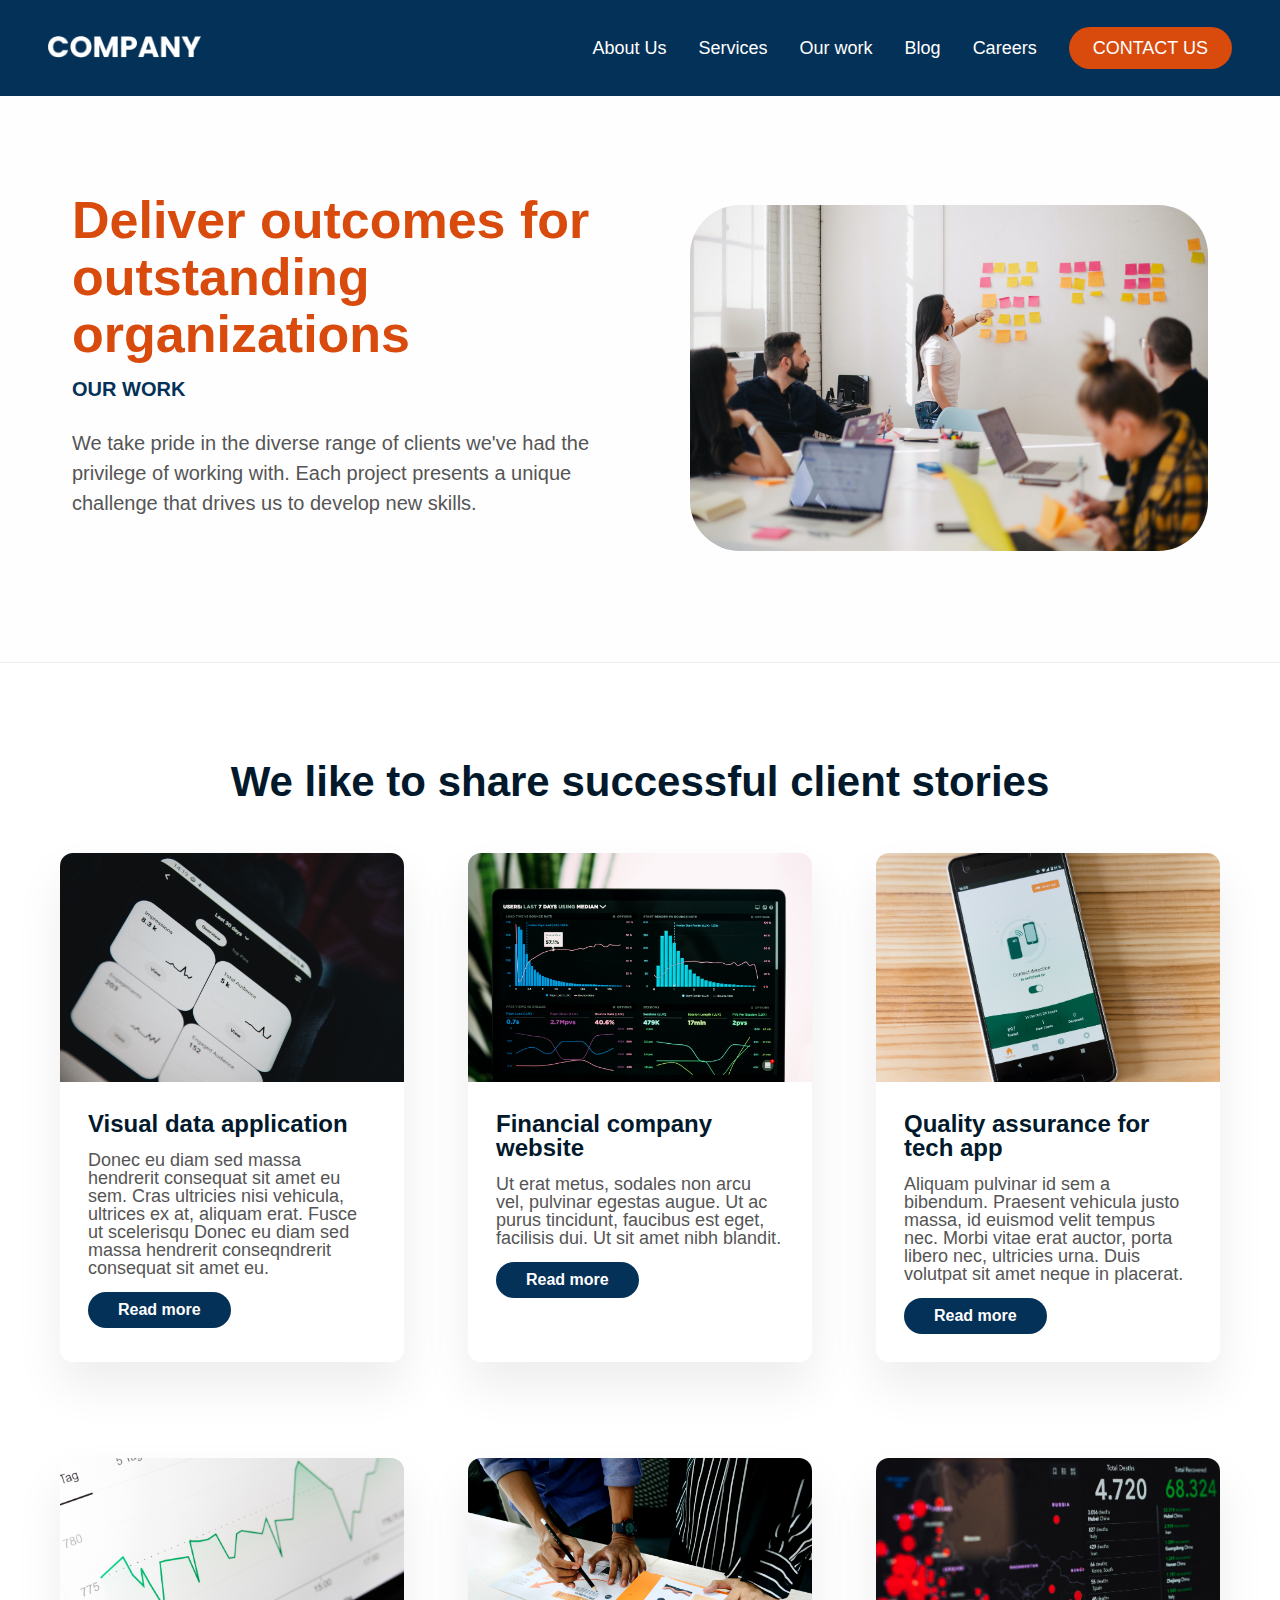
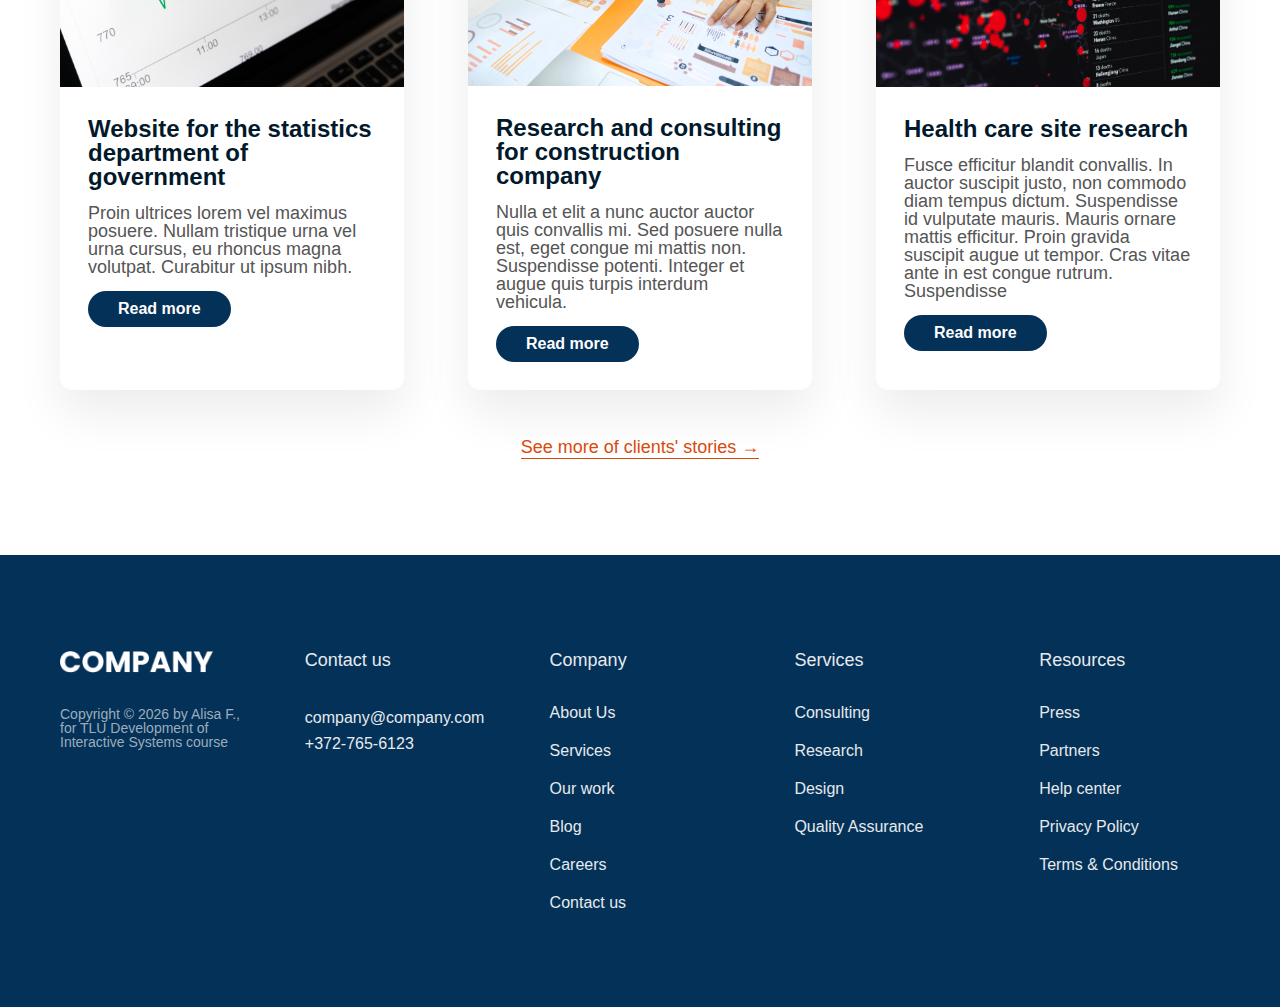
<file: our_work.html>
<!DOCTYPE html>
<html>
  <head>
    <meta name="viewport" content="width=device-width, initial-scale=1.0" />
    <title>Our work</title>
    <link rel="stylesheet" type="text/css" href="style.css" />

    <link
      rel="stylesheet"
      href="https://cdnjs.cloudflare.com/ajax/libs/font-awesome/6.3.0/css/all.min.css"
      integrity="sha512-SzlrxWUlpfuzQ+pcUCosxcglQRNAq/DZjVsC0lE40xsADsfeQoEypE+enwcOiGjk/bSuGGKHEyjSoQ1zVisanQ=="
      crossorigin="anonymous"
      referrerpolicy="no-referrer"
    />

    <script type="text/javascript" src="script.js" defer></script>
  </head>
  <body>
    <header class="header nav-open">
      <a href="index.html">
        <img class="logo" alt="logo" src="img/COMPANY.png" />
      </a>
      <nav class="main-nav">
        <ul class="main-nav-list">
          <li><a class="main-nav-link" href="index.html">About Us</a></li>
          <li><a class="main-nav-link" href="services.html">Services</a></li>
          <li><a class="main-nav-link" href="our_work.html">Our work</a></li>
          <li><a class="main-nav-link" href="blog.html">Blog</a></li>
          <li><a class="main-nav-link" href="careers.html">Careers</a></li>
          <li>
            <a class="main-nav-link nav-cta" href="contact_us.html"
              >CONTACT US
            </a>
          </li>
        </ul>
      </nav>

      <button class="btn-mobile-nav">
        <i class="fa-solid fa-bars icon-mobile-bar"></i>
        <i class="fa-solid fa-xmark icon-mobile-close"></i>
      </button>
    </header>

    <main>
      <!---------------------- HERO SECTION  ---------------->

      <section class="section-hero">
        <div class="hero">
          <div class="hero-text-box">
            <h1 class="heading-primary">
              Deliver outcomes for outstanding organizations
            </h1>
            <span class="subheading">Our work </span>
            <p class="hero-description">
              We take pride in the diverse range of clients we've had the
              privilege of working with. Each project presents a unique
              challenge that drives us to develop new skills.
            </p>
          </div>
          <div class="hero-img-box">
            <img
              src="img/our work.jpg"
              class="hero-img"
              alt="People work together in office"
            />
          </div>
        </div>
      </section>

      <!---------------------- OUR WORK EXAMPLES SECTION  ---------------->

      <section class="section-ourworks-examples">
        <div class="container first-descriprion">
          <h2 class="heading-secondary">
            We like to share successful client stories
          </h2>
        </div>
        <!-- EXAMPLE1 -->
        <div class="container grid grid-3-cols margin-bottom-medium">
          <div class="worksexamples">
            <img
              src="img/workexample9.jpg"
              class="example-img"
              alt="Example of app visual data "
            />
            <div class="example-content">
              <p class="example-name">Visual data application</p>

              <p class="example-text">
                Donec eu diam sed massa hendrerit consequat sit amet eu sem.
                Cras ultricies nisi vehicula, ultrices ex at, aliquam erat.
                Fusce ut scelerisqu Donec eu diam sed massa hendrerit
                conseqndrerit consequat sit amet eu.
              </p>
              <a href="#" onclick="notavailable()" class="btn-blue1"
                >Read more</a
              >
            </div>
          </div>
          <!-- EXAMPLE2 -->
          <div class="worksexamples">
            <img
              src="img/workexample7.jpg"
              class="example-img"
              alt="Example of website of financial company"
            />
            <div class="example-content">
              <p class="example-name">Financial company website</p>

              <p class="example-text">
                Ut erat metus, sodales non arcu vel, pulvinar egestas augue. Ut
                ac purus tincidunt, faucibus est eget, facilisis dui. Ut sit
                amet nibh blandit.
              </p>
              <a href="#" onclick="notavailable()" class="btn-blue1"
                >Read more</a
              >
            </div>
          </div>
          <!-- EXAMPLE3 -->
          <div class="worksexamples">
            <img
              src="img/workexample6.jpg"
              class="example-img"
              alt="Example of app for tech company"
            />
            <div class="example-content">
              <p class="example-name">Quality assurance for tech app</p>

              <p class="example-text">
                Aliquam pulvinar id sem a bibendum. Praesent vehicula justo
                massa, id euismod velit tempus nec. Morbi vitae erat auctor,
                porta libero nec, ultricies urna. Duis volutpat sit amet neque
                in placerat.
              </p>
              <a href="#" onclick="notavailable()" class="btn-blue1"
                >Read more</a
              >
            </div>
          </div>
          <!-- EXAMPLE4 -->
          <div class="worksexamples">
            <img
              src="img/workexample4.jpg"
              class="example-img"
              alt="Example of website for the atatistics department of fovernment"
            />
            <div class="example-content">
              <p class="example-name">
                Website for the statistics department of government
              </p>

              <p class="example-text">
                Proin ultrices lorem vel maximus posuere. Nullam tristique urna
                vel urna cursus, eu rhoncus magna volutpat. Curabitur ut ipsum
                nibh.
              </p>
              <a href="#" onclick="notavailable()" class="btn-blue1"
                >Read more</a
              >
            </div>
          </div>
          <!-- EXAMPLE5 -->
          <div class="worksexamples">
            <img
              src="img/workexample5.jpg"
              class="example-img"
              alt="Example of a research and consulting for construction company"
            />
            <div class="example-content">
              <p class="example-name">
                Research and consulting for construction company
              </p>

              <p class="example-text">
                Nulla et elit a nunc auctor auctor quis convallis mi. Sed
                posuere nulla est, eget congue mi mattis non. Suspendisse
                potenti. Integer et augue quis turpis interdum vehicula.
              </p>
              <a href="#" onclick="notavailable()" class="btn-blue1"
                >Read more</a
              >
            </div>
          </div>
          <!-- EXAMPLE6 -->
          <div class="worksexamples">
            <img
              src="img/workexample2.2.jpg"
              class="example-img"
              alt="Example of website for health care"
            />
            <div class="example-content">
              <p class="example-name">Health care site research</p>

              <p class="example-text">
                Fusce efficitur blandit convallis. In auctor suscipit justo, non
                commodo diam tempus dictum. Suspendisse id vulputate mauris.
                Mauris ornare mattis efficitur. Proin gravida suscipit augue ut
                tempor. Cras vitae ante in est congue rutrum. Suspendisse
              </p>
              <a href="#" onclick="notavailable()" class="btn-blue1"
                >Read more</a
              >
            </div>
          </div>
        </div>
        <div class="container all-examples">
          <a href="#" onclick="notavailable()" class="link"
            >See more of clients' stories &rarr;</a
          >
        </div>
      </section>
    </main>

    <!-- FOOTER -->
    <footer class="footer">
      <div class="container grid grid-5-cols">
        <div class="logo-col">
          <a href="index.html" class="footer-logo">
            <img class="logo" alt="logo" src="img/COMPANY.png" />
          </a>

          <ul class="social-media">
            <li>
              <a class="footer-nav-link" href="#"
                ><i class="fa-brands fa-linkedin"></i
              ></a>
            </li>
            <li>
              <a class="footer-nav-link" href="#">
                <i class="fa-brands fa-square-twitter"></i>
              </a>
            </li>

            <li>
              <a class="footer-nav-link" href="#"
                ><i class="fa-brands fa-instagram"></i
              ></a>
            </li>
            <li>
              <a class="footer-nav-link" href="#">
                <i class="fa-brands fa-facebook"></i
              ></a>
            </li>
          </ul>

          <p class="copyright">
            Copyright &copy; <span class="footeryear">2099</span> by Alisa F.,
            for TLU Development of Interactive Systems course
          </p>
        </div>

        <div class="address-col">
          <p class="footer-heading">Contact us</p>
          <address class="contacts">
            <p>
              <a class="footer-nav-link" href="mailto:company@company.com"
                >company@company.com</a
              >
              <br />
              <a class="footer-nav-link" href="tel:+372-765-6123"
                >+372-765-6123</a
              >
            </p>
          </address>
        </div>

        <nav class="nav-col">
          <p class="footer-heading">Company</p>
          <ul class="footer-nav">
            <li><a class="footer-nav-link" href="index.html">About Us</a></li>
            <li>
              <a class="footer-nav-link" href="services.html">Services</a>
            </li>
            <li>
              <a class="footer-nav-link" href="our_work.html">Our work</a>
            </li>
            <li><a class="footer-nav-link" href="blog.html">Blog</a></li>
            <li><a class="footer-nav-link" href="careers.html">Careers</a></li>
            <li>
              <a class="footer-nav-link" href="contact_us.html">Contact us </a>
            </li>
          </ul>
        </nav>

        <nav class="nav-col">
          <p class="footer-heading">Services</p>
          <ul class="footer-nav">
            <li>
              <a class="footer-nav-link" href="consulting.html">Consulting</a>
            </li>
            <li>
              <a class="footer-nav-link" href="research.html">Research</a>
            </li>
            <li>
              <a class="footer-nav-link" href="design.html">Design</a>
            </li>
            <li>
              <a class="footer-nav-link" href="qa.html">Quality Assurance</a>
            </li>
          </ul>
        </nav>

        <nav class="nav-col">
          <p class="footer-heading">Resources</p>
          <ul class="footer-nav">
            <li><a class="footer-nav-link" href="#">Press </a></li>
            <li>
              <a class="footer-nav-link" href="#">Partners</a>
            </li>
            <li>
              <a class="footer-nav-link" href="help_content_generator.html"
                >Help center</a
              >
            </li>

            <li>
              <a class="footer-nav-link" href="#">Privacy Policy</a>
            </li>
            <li><a class="footer-nav-link" href="#">Terms & Conditions</a></li>
          </ul>
        </nav>
      </div>
    </footer>
  </body>
</html>
</file>
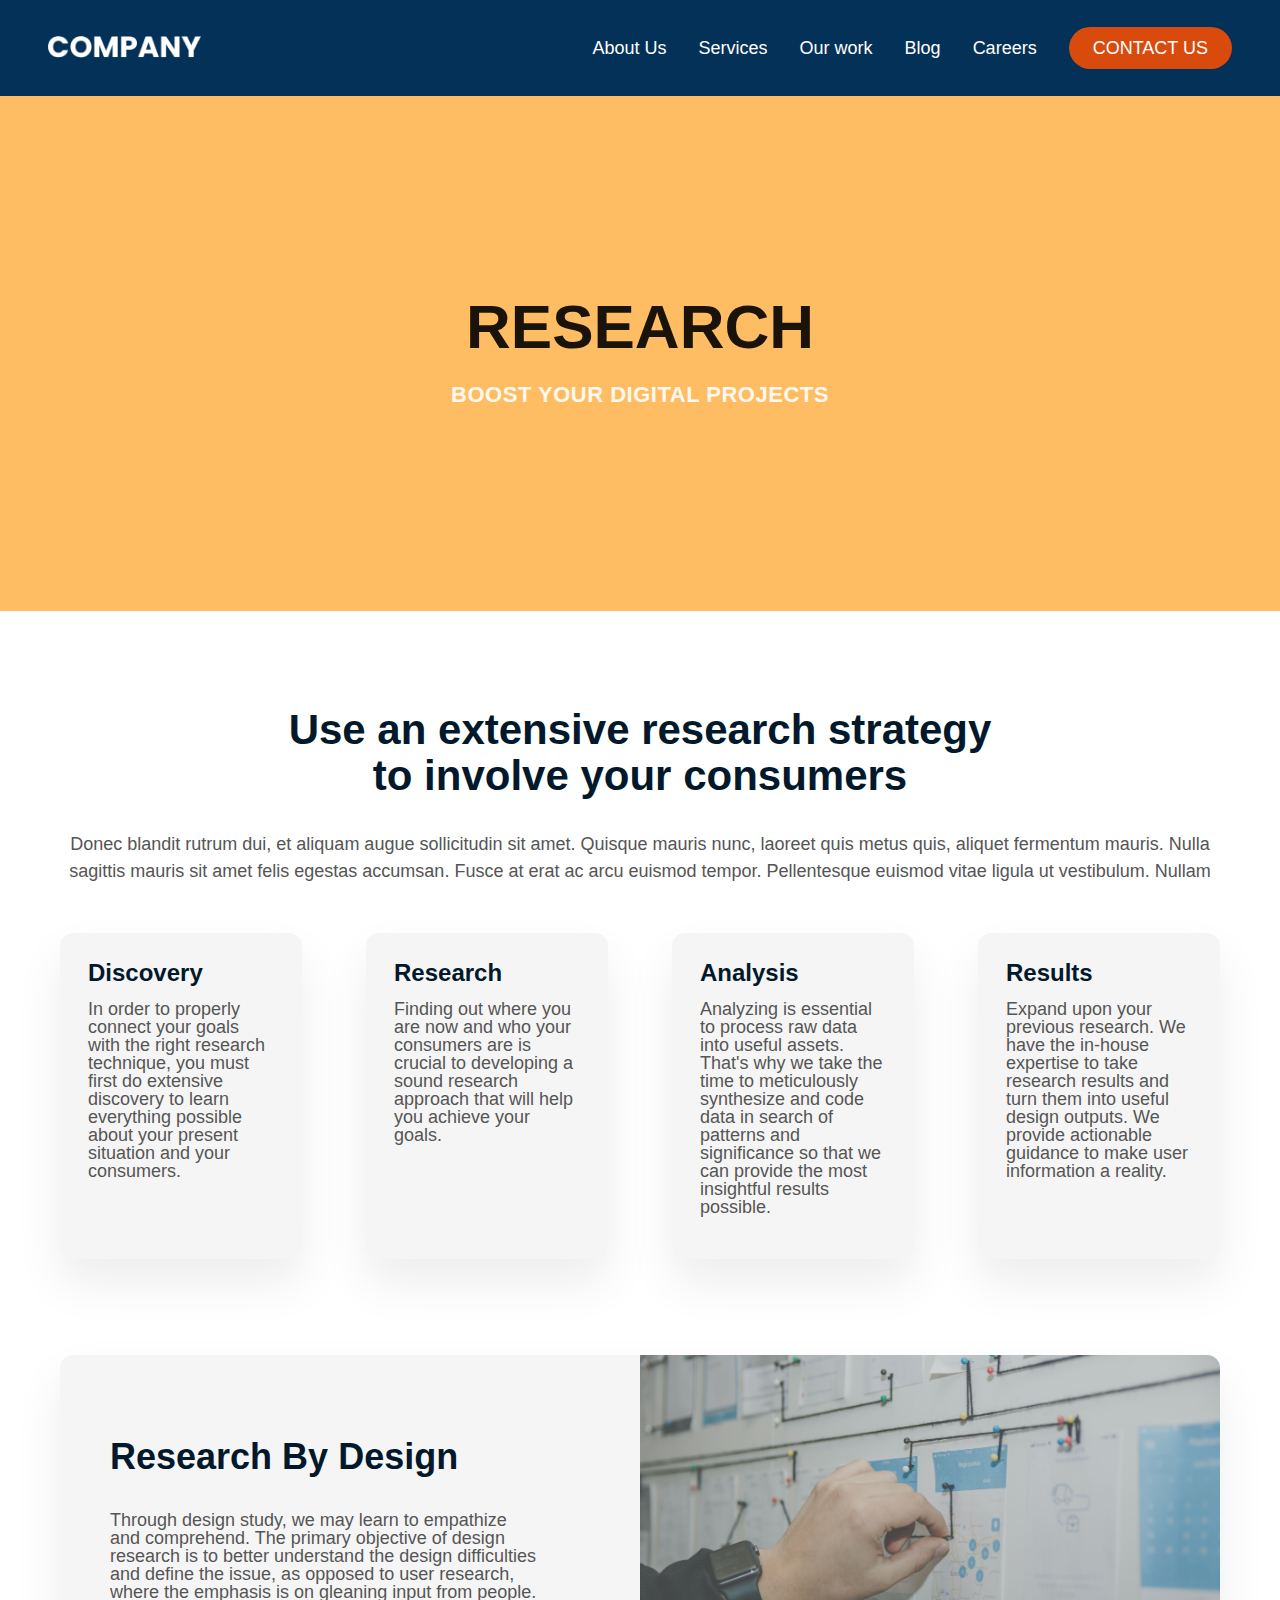
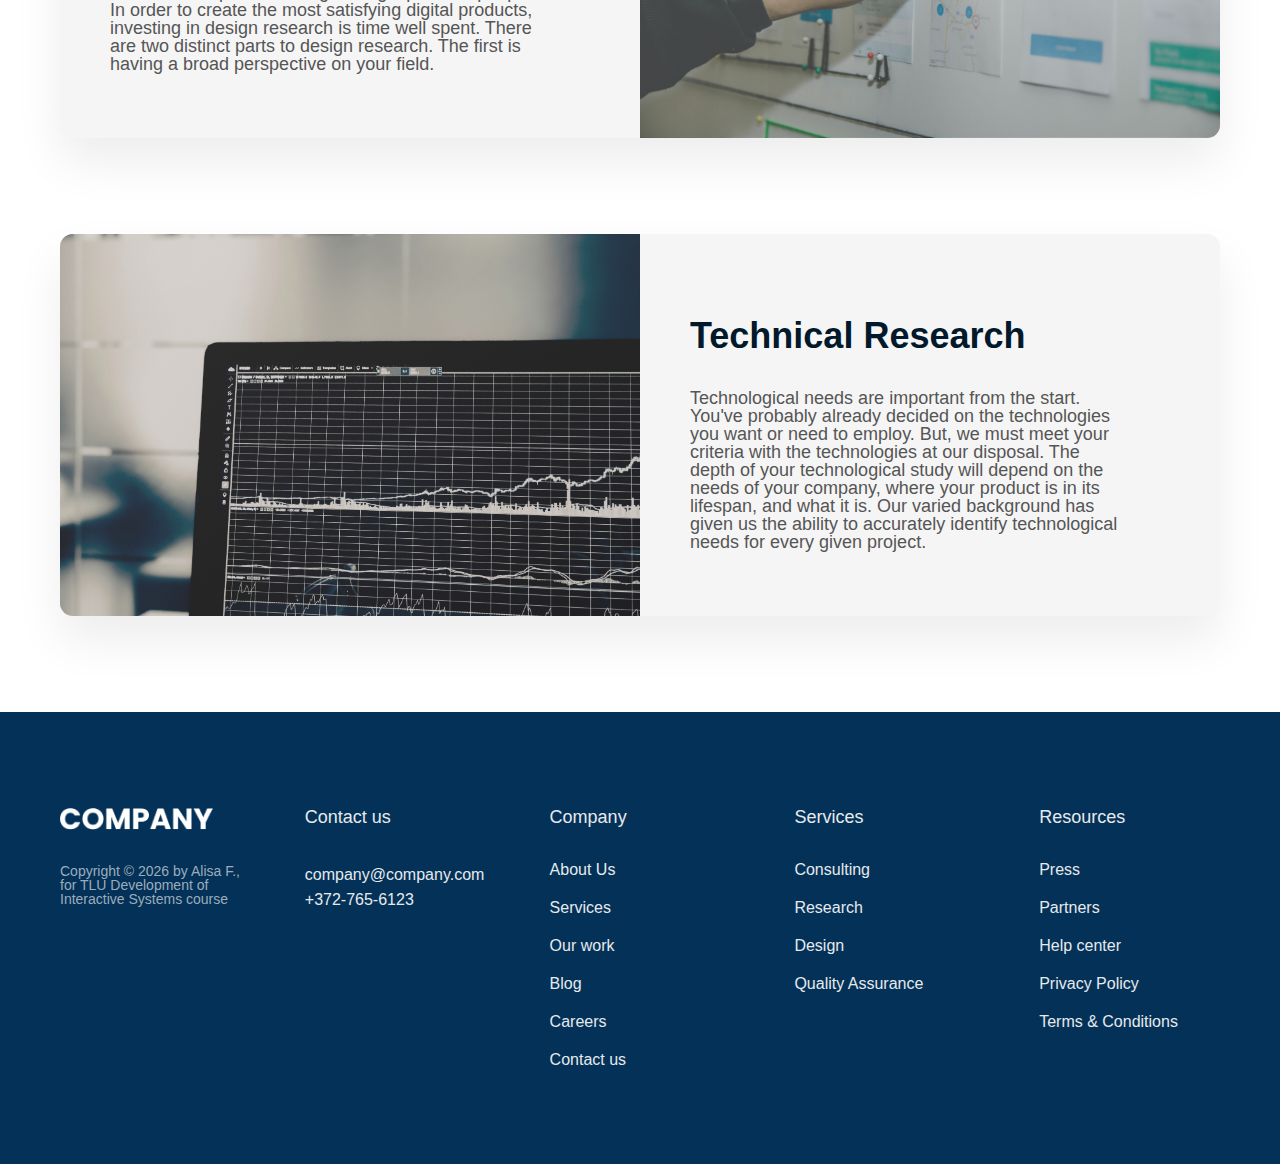
<file: research.html>
<!DOCTYPE html>
<html>
  <head>
    <meta name="viewport" content="width=device-width, initial-scale=1.0" />
    <title>Research</title>
    <link rel="stylesheet" type="text/css" href="style.css" />

    <link
      rel="stylesheet"
      href="https://cdnjs.cloudflare.com/ajax/libs/font-awesome/6.3.0/css/all.min.css"
      integrity="sha512-SzlrxWUlpfuzQ+pcUCosxcglQRNAq/DZjVsC0lE40xsADsfeQoEypE+enwcOiGjk/bSuGGKHEyjSoQ1zVisanQ=="
      crossorigin="anonymous"
      referrerpolicy="no-referrer"
    />

    <script type="text/javascript" src="script.js" defer></script>
  </head>
  <body>
    <header class="header nav-open">
      <a href="index.html">
        <img class="logo" alt="logo" src="img/COMPANY.png" />
      </a>
      <nav class="main-nav">
        <ul class="main-nav-list">
          <li><a class="main-nav-link" href="index.html">About Us</a></li>
          <li><a class="main-nav-link" href="services.html">Services</a></li>
          <li><a class="main-nav-link" href="our_work.html">Our work</a></li>
          <li><a class="main-nav-link" href="blog.html">Blog</a></li>
          <li><a class="main-nav-link" href="careers.html">Careers</a></li>
          <li>
            <a class="main-nav-link nav-cta" href="contact_us.html"
              >CONTACT US
            </a>
          </li>
        </ul>
      </nav>

      <button class="btn-mobile-nav">
        <i class="fa-solid fa-bars icon-mobile-bar"></i>
        <i class="fa-solid fa-xmark icon-mobile-close"></i>
      </button>
    </header>

    <main>
      <!---------------------- HERO SECTION  ---------------->
      <section class="section-hero-services">
        <div class="hero-services">
          <div class="hero-text-box">
            <h1 class="heading-services">Research</h1>
            <span class="subheading-services">Boost Your Digital Projects</span>
          </div>
        </div>
      </section>

      <!---------------------- RESEARCH SECTION  ---------------->

      <section class="section-about-services">
        <div class="container service-descriprion margin-bottom-medium">
          <h2 class="heading-secondary">
            Use an extensive research strategy <br />
            to involve your consumers
          </h2>
          <p class="step-descriprion">
            Donec blandit rutrum dui, et aliquam augue sollicitudin sit amet.
            Quisque mauris nunc, laoreet quis metus quis, aliquet fermentum
            mauris. Nulla sagittis mauris sit amet felis egestas accumsan. Fusce
            at erat ac arcu euismod tempor. Pellentesque euismod vitae ligula ut
            vestibulum. Nullam
          </p>
        </div>

        <!---------------------- STEP 1 RESEARCH SECTION  ---------------->
        <div class="container grid grid-4-cols">
          <div class="worksexamples grey-box">
            <div class="example-content">
              <p class="example-name">Discovery</p>

              <p class="example-text">
                In order to properly connect your goals with the right research
                technique, you must first do extensive discovery to learn
                everything possible about your present situation and your
                consumers.
              </p>
            </div>
          </div>

          <div class="worksexamples grey-box">
            <div class="example-content">
              <p class="example-name">Research</p>

              <p class="example-text">
                Finding out where you are now and who your consumers are is
                crucial to developing a sound research approach that will help
                you achieve your goals.
              </p>
            </div>
          </div>

          <div class="worksexamples grey-box">
            <div class="example-content">
              <p class="example-name">Analysis</p>

              <p class="example-text">
                Analyzing is essential to process raw data into useful assets.
                That's why we take the time to meticulously synthesize and code
                data in search of patterns and significance so that we can
                provide the most insightful results possible.
              </p>
            </div>
          </div>

          <div class="worksexamples grey-box">
            <div class="example-content">
              <p class="example-name">Results</p>

              <p class="example-text">
                Expand upon your previous research. We have the in-house
                expertise to take research results and turn them into useful
                design outputs. We provide actionable guidance to make user
                information a reality.
              </p>
            </div>
          </div>
        </div>

        <!-----------------------------STEP 2 RESEARH --------------------------->

        <div class="container">
          <div class="research">
            <div class="vacancies-text-box">
              <h3 class="heading-third">Research By Design</h3>
              <p class="example-text">
                Through design study, we may learn to empathize and comprehend.
                The primary objective of design research is to better understand
                the design difficulties and define the issue, as opposed to user
                research, where the emphasis is on gleaning input from people.
                In order to create the most satisfying digital products,
                investing in design research is time well spent. There are two
                distinct parts to design research. The first is having a broad
                perspective on your field.
              </p>
            </div>
            <div
              class="research-img"
              role="img"
              aria-label="Vacancies photo. Woman works on a computer"
            ></div>
          </div>
        </div>

        <div class="container">
          <div class="research">
            <div
              class="research1-img"
              role="img"
              aria-label="Vacancies photo. Woman works on a computer"
            ></div>
            <div class="vacancies-text-box">
              <h3 class="heading-third">Technical Research</h3>
              <p class="example-text">
                Technological needs are important from the start. You've
                probably already decided on the technologies you want or need to
                employ. But, we must meet your criteria with the technologies at
                our disposal. The depth of your technological study will depend
                on the needs of your company, where your product is in its
                lifespan, and what it is. Our varied background has given us the
                ability to accurately identify technological needs for every
                given project.
              </p>
            </div>
          </div>
        </div>
      </section>
    </main>

    <!-- FOOTER -->
    <footer class="footer">
      <div class="container grid grid-5-cols">
        <div class="logo-col">
          <a href="index.html" class="footer-logo">
            <img class="logo" alt="logo" src="img/COMPANY.png" />
          </a>

          <ul class="social-media">
            <li>
              <a class="footer-nav-link" href="#"
                ><i class="fa-brands fa-linkedin"></i
              ></a>
            </li>
            <li>
              <a class="footer-nav-link" href="#">
                <i class="fa-brands fa-square-twitter"></i>
              </a>
            </li>

            <li>
              <a class="footer-nav-link" href="#"
                ><i class="fa-brands fa-instagram"></i
              ></a>
            </li>
            <li>
              <a class="footer-nav-link" href="#">
                <i class="fa-brands fa-facebook"></i
              ></a>
            </li>
          </ul>

          <p class="copyright">
            Copyright &copy; <span class="footeryear">2099</span> by Alisa F.,
            for TLU Development of Interactive Systems course
          </p>
        </div>

        <div class="address-col">
          <p class="footer-heading">Contact us</p>
          <address class="contacts">
            <p>
              <a class="footer-nav-link" href="mailto:company@company.com"
                >company@company.com</a
              >
              <br />
              <a class="footer-nav-link" href="tel:+372-765-6123"
                >+372-765-6123</a
              >
            </p>
          </address>
        </div>

        <nav class="nav-col">
          <p class="footer-heading">Company</p>
          <ul class="footer-nav">
            <li><a class="footer-nav-link" href="index.html">About Us</a></li>
            <li>
              <a class="footer-nav-link" href="services.html">Services</a>
            </li>
            <li>
              <a class="footer-nav-link" href="our_work.html">Our work</a>
            </li>
            <li><a class="footer-nav-link" href="blog.html">Blog</a></li>
            <li><a class="footer-nav-link" href="careers.html">Careers</a></li>
            <li>
              <a class="footer-nav-link" href="contact_us.html">Contact us </a>
            </li>
          </ul>
        </nav>

        <nav class="nav-col">
          <p class="footer-heading">Services</p>
          <ul class="footer-nav">
            <li>
              <a class="footer-nav-link" href="consulting.html">Consulting</a>
            </li>
            <li>
              <a class="footer-nav-link" href="research.html">Research</a>
            </li>
            <li>
              <a class="footer-nav-link" href="design.html">Design</a>
            </li>
            <li>
              <a class="footer-nav-link" href="qa.html">Quality Assurance</a>
            </li>
          </ul>
        </nav>

        <nav class="nav-col">
          <p class="footer-heading">Resources</p>
          <ul class="footer-nav">
            <li><a class="footer-nav-link" href="#">Press </a></li>
            <li>
              <a class="footer-nav-link" href="#">Partners</a>
            </li>
            <li>
              <a class="footer-nav-link" href="#">Help center</a>
            </li>

            <li>
              <a class="footer-nav-link" href="#">Privacy Policy</a>
            </li>
            <li><a class="footer-nav-link" href="#">Terms & Conditions</a></li>
          </ul>
        </nav>
      </div>
    </footer>
  </body>
</html>
</file>
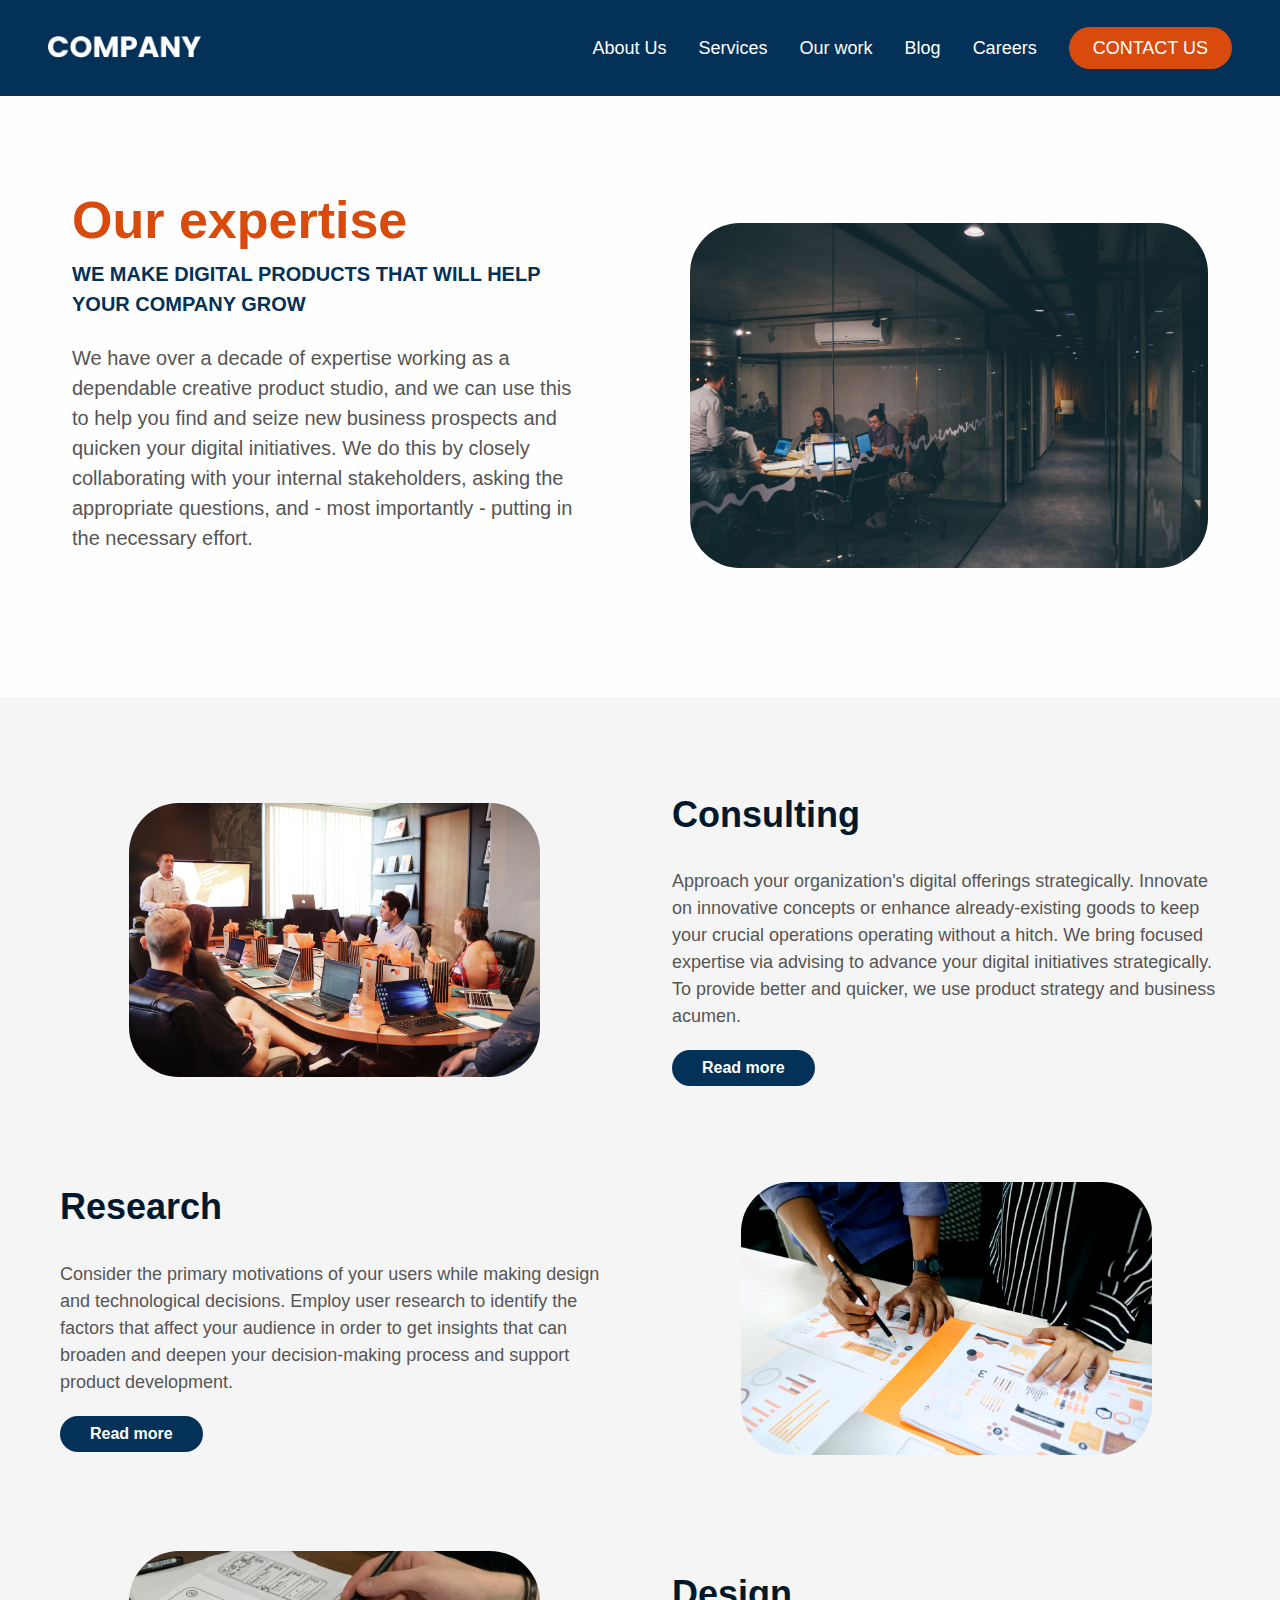
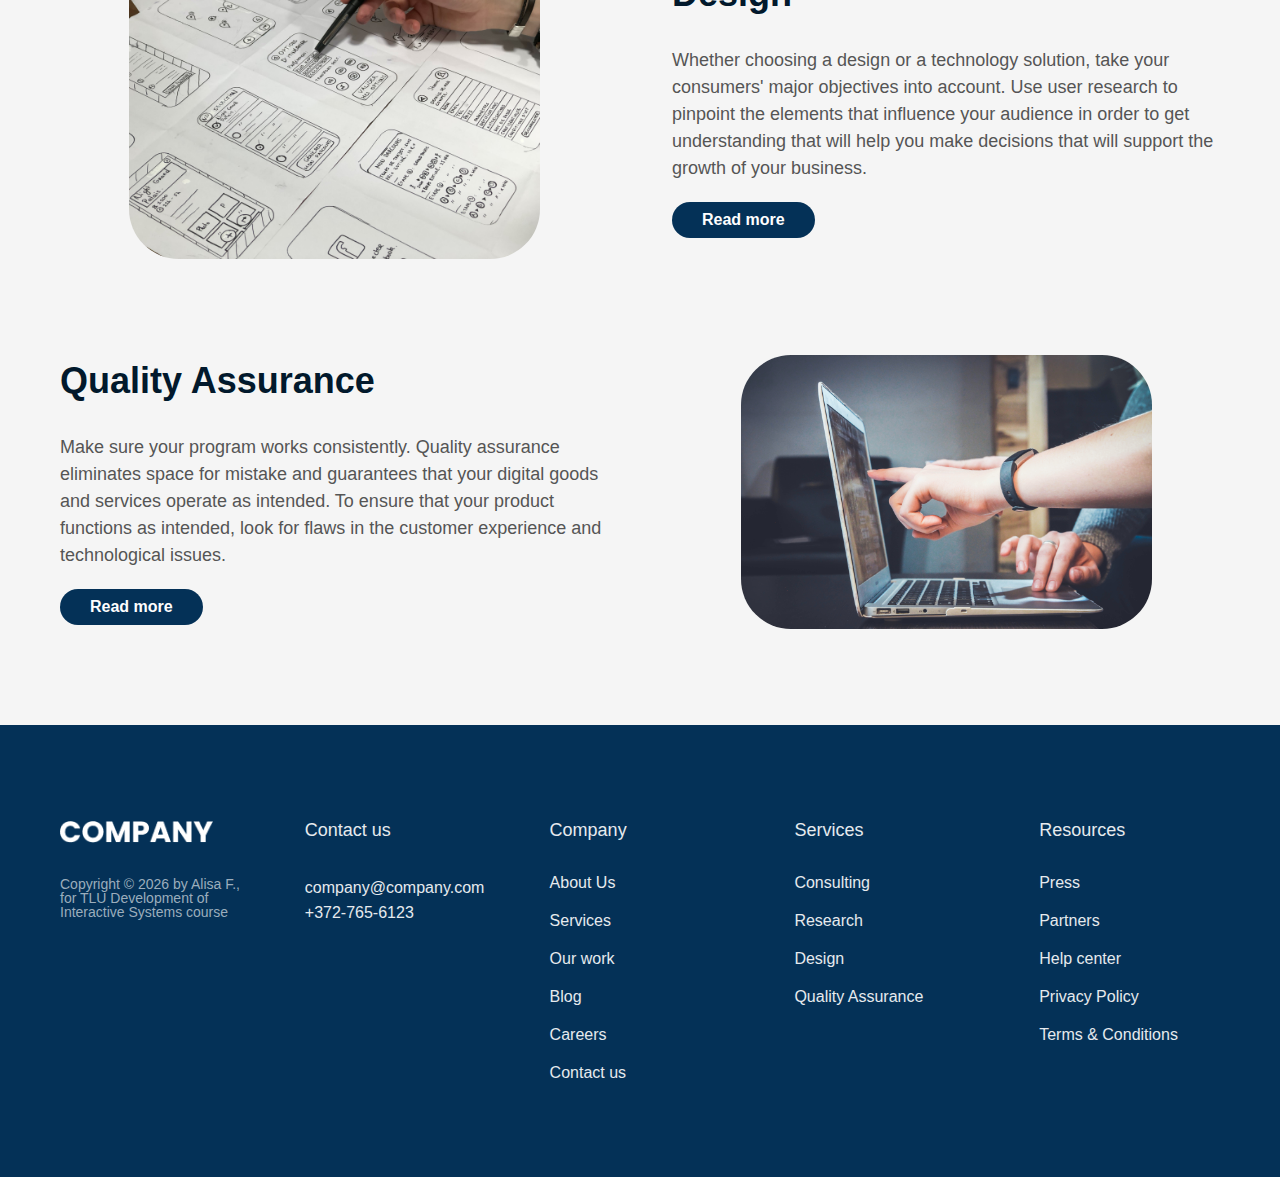
<file: services.html>
<!DOCTYPE html>
<html>
  <head>
    <meta name="viewport" content="width=device-width, initial-scale=1.0" />
    <title>Services</title>
    <link rel="stylesheet" type="text/css" href="style.css" />

    <link
      rel="stylesheet"
      href="https://cdnjs.cloudflare.com/ajax/libs/font-awesome/6.3.0/css/all.min.css"
      integrity="sha512-SzlrxWUlpfuzQ+pcUCosxcglQRNAq/DZjVsC0lE40xsADsfeQoEypE+enwcOiGjk/bSuGGKHEyjSoQ1zVisanQ=="
      crossorigin="anonymous"
      referrerpolicy="no-referrer"
    />

    <script type="text/javascript" src="script.js" defer></script>
  </head>
  <body>
    <header class="header nav-open">
      <a href="index.html">
        <img class="logo" alt="logo" src="img/COMPANY.png" />
      </a>
      <nav class="main-nav">
        <ul class="main-nav-list">
          <li><a class="main-nav-link" href="index.html">About Us</a></li>
          <li><a class="main-nav-link" href="services.html">Services</a></li>
          <li><a class="main-nav-link" href="our_work.html">Our work</a></li>
          <li><a class="main-nav-link" href="blog.html">Blog</a></li>
          <li><a class="main-nav-link" href="careers.html">Careers</a></li>
          <li>
            <a class="main-nav-link nav-cta" href="contact_us.html"
              >CONTACT US
            </a>
          </li>
        </ul>
      </nav>

      <button class="btn-mobile-nav">
        <i class="fa-solid fa-bars icon-mobile-bar"></i>
        <i class="fa-solid fa-xmark icon-mobile-close"></i>
      </button>
    </header>

    <main>
      <!---------------------- HERO SECTION  ---------------->

      <section class="section-hero">
        <div class="hero">
          <div class="hero-text-box">
            <h1 class="heading-primary">Our expertise</h1>
            <span class="subheading">
              We make digital products that will help your company grow
            </span>
            <p class="hero-description">
              We have over a decade of expertise working as a dependable
              creative product studio, and we can use this to help you find and
              seize new business prospects and quicken your digital initiatives.
              We do this by closely collaborating with your internal
              stakeholders, asking the appropriate questions, and - most
              importantly - putting in the necessary effort.
            </p>
          </div>
          <div class="hero-img-box">
            <img src="img/services.jpg" class="hero-img" alt="" />
          </div>
        </div>
      </section>

      <!---------------------- OUR EXPERTISE SECTION  ---------------->

      <section class="section-ourexpertise">
        <div class="container grid grid-2-cols grid-center-vertical">
          <!-- CONSULTING -->
          <div class="step-img-box">
            <img
              src="img/consulting.jpg"
              class="step-img"
              alt="A mobile phone in hand"
            />
          </div>
          <div class="step-text-box">
            <h3 class="heading-third">Consulting</h3>
            <p class="step-descriprion margin-bottom-small">
              Approach your organization's digital offerings strategically.
              Innovate on innovative concepts or enhance already-existing goods
              to keep your crucial operations operating without a hitch. We
              bring focused expertise via advising to advance your digital
              initiatives strategically. To provide better and quicker, we use
              product strategy and business acumen.
            </p>
            <a href="consulting.html" class="btn-blue1">Read more</a>
          </div>

          <!-- RESEARCH -->
          <div class="step-text-box">
            <h3 class="heading-third">Research</h3>
            <p class="step-descriprion margin-bottom-small">
              Consider the primary motivations of your users while making design
              and technological decisions. Employ user research to identify the
              factors that affect your audience in order to get insights that
              can broaden and deepen your decision-making process and support
              product development.
            </p>
            <a href="research.html" class="btn-blue1">Read more</a>
          </div>
          <div class="step-img-box">
            <img
              src="img/research.jpg"
              class="step-img"
              alt="A digital map with red dots on it"
            />
          </div>
          <!-- DESIHN -->
          <div class="step-img-box">
            <img src="img/design.jpg" class="step-img" alt="A laptop" />
          </div>
          <div class="step-text-box">
            <h3 class="heading-third">Design</h3>
            <p class="step-descriprion margin-bottom-small">
              Whether choosing a design or a technology solution, take your
              consumers' major objectives into account. Use user research to
              pinpoint the elements that influence your audience in order to get
              understanding that will help you make decisions that will support
              the growth of your business.
            </p>
            <a href="design.html" class="btn-blue1">Read more</a>
          </div>
          <!-- QUALITY ASSURANCE -->
          <div class="step-text-box">
            <h3 class="heading-third">Quality Assurance</h3>
            <p class="step-descriprion margin-bottom-small">
              Make sure your program works consistently. Quality assurance
              eliminates space for mistake and guarantees that your digital
              goods and services operate as intended. To ensure that your
              product functions as intended, look for flaws in the customer
              experience and technological issues.
            </p>
            <a href="qa.html" class="btn-blue1">Read more</a>
          </div>
          <div class="step-img-box">
            <img
              src="img/quality assurance.jpg"
              class="step-img"
              alt="A digital map with red dots on it"
            />
          </div>
        </div>
      </section>
    </main>

    <!-- FOOTER -->
    <footer class="footer">
      <div class="container grid grid-5-cols">
        <div class="logo-col">
          <a href="index.html" class="footer-logo">
            <img class="logo" alt="logo" src="img/COMPANY.png" />
          </a>

          <ul class="social-media">
            <li>
              <a class="footer-nav-link" href="#"
                ><i class="fa-brands fa-linkedin"></i
              ></a>
            </li>
            <li>
              <a class="footer-nav-link" href="#">
                <i class="fa-brands fa-square-twitter"></i>
              </a>
            </li>

            <li>
              <a class="footer-nav-link" href="#"
                ><i class="fa-brands fa-instagram"></i
              ></a>
            </li>
            <li>
              <a class="footer-nav-link" href="#">
                <i class="fa-brands fa-facebook"></i
              ></a>
            </li>
          </ul>

          <p class="copyright">
            Copyright &copy; <span class="footeryear">2099</span> by Alisa F.,
            for TLU Development of Interactive Systems course
          </p>
        </div>

        <div class="address-col">
          <p class="footer-heading">Contact us</p>
          <address class="contacts">
            <p>
              <a class="footer-nav-link" href="mailto:company@company.com"
                >company@company.com</a
              >
              <br />
              <a class="footer-nav-link" href="tel:+372-765-6123"
                >+372-765-6123</a
              >
            </p>
          </address>
        </div>

        <nav class="nav-col">
          <p class="footer-heading">Company</p>
          <ul class="footer-nav">
            <li><a class="footer-nav-link" href="index.html">About Us</a></li>
            <li>
              <a class="footer-nav-link" href="services.html">Services</a>
            </li>
            <li>
              <a class="footer-nav-link" href="our_work.html">Our work</a>
            </li>
            <li><a class="footer-nav-link" href="blog.html">Blog</a></li>
            <li><a class="footer-nav-link" href="careers.html">Careers</a></li>
            <li>
              <a class="footer-nav-link" href="contact_us.html">Contact us </a>
            </li>
          </ul>
        </nav>

        <nav class="nav-col">
          <p class="footer-heading">Services</p>
          <ul class="footer-nav">
            <li>
              <a class="footer-nav-link" href="consulting.html">Consulting</a>
            </li>
            <li>
              <a class="footer-nav-link" href="research.html">Research</a>
            </li>
            <li>
              <a class="footer-nav-link" href="design.html">Design</a>
            </li>
            <li>
              <a class="footer-nav-link" href="qa.html">Quality Assurance</a>
            </li>
          </ul>
        </nav>

        <nav class="nav-col">
          <p class="footer-heading">Resources</p>
          <ul class="footer-nav">
            <li><a class="footer-nav-link" href="#">Press </a></li>
            <li>
              <a class="footer-nav-link" href="#">Partners</a>
            </li>
            <li>
              <a class="footer-nav-link" href="help_content_generator.html"
                >Help center</a
              >
            </li>

            <li>
              <a class="footer-nav-link" href="#">Privacy Policy</a>
            </li>
            <li><a class="footer-nav-link" href="#">Terms & Conditions</a></li>
          </ul>
        </nav>
      </div>
    </footer>
  </body>
</html>
</file>
<file: style.css>
/* 

TYPOGRAPHY
Font weight
Default: 400
Medium 500
Semi bold 600
Bold 700

Line heights
Default: 1
1.05
Text 1.6

COLORS:
Grey #555
Orange #d94a0d
Blue #043157
Yellow #FFBD63
Service text #191617

 Order padding: 
 top / right / bottom/ left  
 or 
 top / horizontal / left 

*/

* {
  padding: 0;
  margin: 0;
  box-sizing: border-box;
}

html {
  /* persentage of user browser font-size setting*/
  font-size: 62.5%;
  overflow-x: hidden;
}
body {
  font-family: "Inter", sans-serif;
  line-height: 1;
  font-weight: 400;
  color: #555;
  overflow-x: hidden;
}
/* -----------------REUSABLE ELEMENTS------------------------ */

.container {
  max-width: 120rem;
  margin: 0 auto;
  /* padding: auto; */
  padding: 0 2rem;
}

.grid {
  display: grid;
  row-gap: 9.6rem;
  column-gap: 6.4rem;
}
.grid-center-vertical {
  align-items: center;
}
.grid-2-cols {
  grid-template-columns: repeat(2, 1fr);
}

.grid-3-cols {
  grid-template-columns: repeat(3, 1fr);
}

.grid-4-cols {
  grid-template-columns: repeat(4, 1fr);
}

.grid-5-cols {
  grid-template-columns: repeat(5, 1fr);
}

.heading-primary,
.heading-secondary {
  line-height: 1.1;
}

.heading-primary {
  font-size: 6.2rem;
  font-weight: 700;
  color: #d94a0d;
  margin-bottom: 1rem;
}

.heading-services {
  font-size: 6.2rem;
  /* color: #191617; */
  color: #19130a;
  font-weight: 600;
  text-transform: uppercase;
  margin-bottom: 2rem;
}

.subheading-services {
  /* display: block; */
  font-size: 2.2rem;
  line-height: 1.5;
  text-transform: uppercase;
  color: #fff8ef;
  margin-bottom: 2.4rem;
  font-weight: 600;
  letter-spacing: 0.5px;
}

.heading-secondary {
  font-size: 4.2rem;
}

.heading-secondary,
.heading-third {
  color: #02192c;
  font-weight: 600;
  margin-bottom: 3.2rem;
}
.heading-third {
  font-size: 3.6rem;
  line-height: 1.2;
}

.heading-fourth {
  display: block;
  font-size: 2rem;
  line-height: 1.5;
  text-transform: uppercase;
  color: #d94a0d;
  margin: 2.4rem 0 2.4rem;
  font-weight: 600;
}

.subheading {
  display: block;
  font-size: 2rem;
  line-height: 1.5;
  text-transform: uppercase;
  color: #043157;
  margin-bottom: 2.4rem;
  font-weight: 600;
  /* letter-spacing: 0.5px; */
}

.btn-contact,
.btn-orange1:link,
.btn-orange1:visited {
  display: inline-block;
  background-color: #d94a0d;
  color: #fefefe;
  font-size: 2rem;
  padding: 1.6rem 3.2rem;
  border-radius: 150px;
  text-decoration: none;
  font-weight: 600;
  transition: all 0.3s;

  /* only for btn-contact */
  border: none;
  cursor: pointer;
  font-family: inherit;
}

.btn-orange1:hover,
.btn-orange1:active {
  background-color: #c3430c;
  color: #f7dbcf;
}

.btn-contact:hover {
  background-color: #fff8ef;
  color: #d94a0d;
}

.btn-blue1:link,
.btn-blue1:visited {
  display: inline-block;
  background-color: #043157;
  color: #fefefe;
  font-size: 1.6rem;
  padding: 1rem 3rem;
  border-radius: 150px;
  text-decoration: none;
  font-weight: 600;
  transition: all 0.3s;
}

.btn-blue1:hover,
.btn-blue1:active {
  background-color: #1d4668;
  color: #cdd6dd;
}

.link:link,
.link:visited {
  display: inline-block;
  color: #d94a0d;
  text-decoration: none;
  border-bottom: 1px solid currentColor;
  padding-bottom: 2px;
  transition: all 0.3s;
}

.link:hover,
.link:active {
  color: #c3430c;
  border-bottom: 1px solid transparent;
}

.btn-contact {
  /* color: #fff8ef; */
  width: 25%;
  margin: 6.4rem 0 0 0;
}

*:focus {
  outline: none;
  /* outline: 4px dotted #fff;
  outline-offset: 8px; */
  box-shadow: 0 0 0 0.6rem rgba(255, 242, 224, 0.76);
}

/* -----STICKY NAVBAR ----*/

.sticky .header {
  position: fixed;
  top: 0;
  bottom: 0;
  width: 100%;
  z-index: 999;
  height: 8rem;
  padding-top: 0;
  padding-bottom: 0;
  background-color: #043257c3;
  box-shadow: 0 1.2rem 3.2rem rgba(0, 0, 0, 0.03);
}

.sticky .section-hero {
  margin-top: 9.6rem;
}

/* -----MOBILE ----*/

.btn-mobile-nav {
  border: none;
  background: none;
  cursor: pointer;
  display: none;
}

.fa-solid.fa-bars,
.fa-solid.fa-xmark {
  /* height: 4.8rem;
  width: 4.8rem; */
  font-size: 2.8rem;
  /* display: inline; */

  color: #fefefe;
}

.fa-solid.fa-xmark {
  display: none;
}

/* -------------HEADER SECTION -------------------*/

.header {
  display: flex;
  justify-content: space-between;
  align-items: center;
  background-color: #043157;
  height: 9.6rem;
  padding: 0 4.8rem;

  position: relative;
}

.logo {
  height: 2.2rem;
}

.main-nav-list {
  list-style: none;
  display: flex;
  align-items: center;
  gap: 3.2rem;
}

.main-nav-link:link,
.main-nav-link:visited {
  display: inline-block;
  text-decoration: none;
  color: #fff;
  font-weight: 500;
  font-size: 1.8rem;
  transition: all 0.3s;
}

.main-nav-link:hover,
.main-nav-link:active {
  text-decoration: underline;
}

.main-nav-link.nav-cta:link,
.main-nav-link.nav-cta:visited {
  padding: 1.2rem 2.4rem;
  border-radius: 9px;
  color: #fff;
  background-color: #d94a0d;
  border-radius: 150px;
}

.main-nav-link.nav-cta:hover,
.main-nav-link.nav-cta:active {
  background-color: #c3430c;
}

/* -------------HERO SECTION-------------- */

.section-hero {
  background-color: #fefefe;
  /* padding: 4.8rem 0 4.8rem 0; */
  padding: 9.6rem 0 9.6rem 0;
  /* padding: 4.8rem 0 9.6rem 0; */
}
.hero {
  max-width: 130rem;
  margin: 0 auto;
  padding: 0 3.2rem;
  display: grid;
  grid-template-columns: 1fr 1fr;
  gap: 9.9rem;
  align-items: center;
}

.hero-description {
  font-size: 2rem;
  line-height: 1.5;
  color: #555;
  margin-bottom: 4.8rem;
}

.hero-img {
  width: 100%;
  border-radius: 50px;
}

/* ------------- ABOUT SECTION-------------- */

.section-about {
  /* padding: 9.6rem 0; */
  /* padding: 4.8rem 0 9.6rem 0; */
  padding: 9.6rem 0 9.6rem 0;
  background-color: #f5f5f5;
}

.first-descriprion {
  margin-bottom: 4.8rem;
  text-align: center;
}

.step-img-box {
  display: flex;
  align-items: center;
  justify-content: center;
  /* position: relative; */
}

.step-img {
  width: 75%;
  border-radius: 50px;
  /* z-index: 10; */
}

.step-descriprion {
  font-size: 1.8rem;
  line-height: 1.5;
}

/* ------------- CLIENTS SECTION-------------- */
.clients {
  padding: 9.6rem 0;
  /* padding: 4.8rem 0 4.8rem 0; */
}
.heading-clients {
  font-size: 2.6rem;
  /* line-height: 1.5; */
  text-transform: uppercase;
  font-weight: 600;
  text-align: center;
  color: #555;
}

.logos {
  display: flex;
  justify-content: space-around;
  margin-top: 4.8rem;
}

.logos img {
  height: 3.5rem;
  filter: brightness(0);
  opacity: 40%;
}

/* ------------- SERVICES SECTION-------------- */
.section-ourexpertise {
  padding: 9.6rem 0 9.6rem 0;
  background-color: #f5f5f5;
}

.margin-bottom-small {
  margin-bottom: 2rem !important;
}

/* ------------- OUR WORKS SECTION-------------- */

.section-ourworks-examples {
  padding: 9.6rem 0;
  /* padding: 9.6rem 0 9.6rem 0; */
  border-top: 1px solid #eee;
}

/* .section-ourworks {
  padding: 9.6rem 0 9.6rem 0;
  background-color: #fefefe;
} */

.example-img {
  width: 100%;
}

.example-name {
  font-size: 2.4rem;
  color: #02192c;
  font-weight: 600;
  /* margin: 1rem 0 1.5rem 0; */
  /* padding: 1rem 0 1.5rem 0; */
  margin-bottom: 1.5rem;
}

.example-text {
  font-size: 1.8rem;
  margin-bottom: 1.5rem;
}

.worksexamples {
  box-shadow: 0 2.4rem 4.8rem rgba(0, 0, 0, 0.075);
  border-radius: 13px;
  overflow: hidden;
  transition: all 0.4s;
}

.worksexamples:hover {
  transform: translateY(-1rem);
  box-shadow: 0 3.2rem 6.4rem rgba(0, 0, 0, 0.065);
}

.example-content {
  /* padding: 3.2rem 2.4rem 2.4rem 2.4rem; */
  padding: 2.8rem;
}

.margin-bottom-medium {
  margin-bottom: 4.8rem !important;
}

.all-examples {
  text-align: center;
  font-size: 1.8rem;
  /* font-weight: 500; */
}

/* --------------------- BLOG PAGE BLOg SECTION  -------------- */
.section-blog {
  padding: 9.6rem 0 9.6rem 0;
  background-color: #fefefe;
  border-top: 1px solid #eee;
}

.blog-grey {
  background-color: #f5f5f5;
  /* padding: 6.2rem; */
  /* top / right / bottom/ left   */
  padding: 6.2rem 4.8rem 6.2rem 4.8rem;
  border-radius: 13px;
  box-shadow: 0 1rem 1rem rgba(0, 0, 0, 0.2);
  transition: all 0.4s;
}

.blog-grey:hover {
  transform: translateY(-1rem);
  /* box-shadow: 0 1.2rem 1.4rem rgba(0, 0, 0, 0.1); */

  box-shadow: 0 1rem 1rem rgba(221, 123, 81, 0.4);
}

audio {
  margin: 2.4rem 0 1rem;
}

/* ---------------------- CURRENT VACANCIES PAGE  ---------------- */

.section-vacancies {
  padding: 0rem 0 9.6rem;
  /* border-top: 1px solid #eee; */
}

.vacancies {
  display: grid;
  grid-template-columns: 1fr 2fr;
  background-color: #f5f5f5;
  box-shadow: 0 2.4rem 4.8rem rgba(0, 0, 0, 0.075);
  border-radius: 13px;

  height: 30rem;

  overflow: hidden;

  margin: 5.2rem 0rem 0rem 0rem;
}

.vacancies-img {
  background-image: linear-gradient(
      to right bottom,
      rgba(149, 148, 148, 0.3),
      rgba(102, 102, 102, 0.3)
    ),
    url("img/vacancies1.jpg");
  /* background-image: url("img/vacancies1.jpg"); */
  background-size: cover;
  background-position: center;
}

.vacancies1-img {
  background-image: linear-gradient(
      to right bottom,
      rgba(149, 148, 148, 0.3),
      rgba(102, 102, 102, 0.3)
    ),
    url("img/vacancies2.jpg");
  /* background-image: url("img/vacancies1.jpg"); */
  background-size: cover;
  background-position: center;
}

.vacancies2-img {
  background-image: linear-gradient(
      to right bottom,
      rgba(149, 148, 148, 0.3),
      rgba(102, 102, 102, 0.3)
    ),
    url("img/vacancies3.jpg");
  /* background-image: url("img/vacancies1.jpg"); */
  background-size: cover;
  background-position: center;
}

.vacancies-text-box {
  /* top / right / bottom/ left   */
  padding: 8rem 10rem 5rem 5rem;
}

/* ---MODAL WINDOW---*/
.hide {
  display: none;
}

.modal {
  position: absolute;
  top: 50%;
  left: 50%;
  transform: translate(-50%, -50%);
  width: 70%;
  font-size: 1.8rem;
  line-height: 1.8em;
  background-color: white;
  padding: 6rem;
  border-radius: 5px;
  box-shadow: 0 3rem 5rem rgba(0, 0, 0, 0.3);
  z-index: 10;
}

.modalshowed {
  font-size: 2rem;
  font-weight: 600;
  padding: 1.75rem 3.5rem;
  margin: 5rem 2rem;
  border: none;
  background-color: #fff;
  color: #444;
  border-radius: 10rem;
  cursor: pointer;
}

.modalclosed {
  position: absolute;
  top: 1.2rem;
  right: 2rem;
  font-size: 5rem;
  color: #333;
  cursor: pointer;
  border: none;
  background: none;
}

.overlay {
  position: absolute;
  top: 0;
  left: 0;
  width: 100%;
  height: 100%;
  background-color: rgba(0, 0, 0, 0.6);
  backdrop-filter: blur(3px);
  z-index: 5;
}

/* -------------CONTACT FORM SECTION -------------------*/
.section-contact-form {
  padding: 0rem 0 9.6rem;
  /* padding: 9.6rem 0 9.6rem; */
}

.form {
  display: grid;
  grid-template-columns: 3fr;
  /* background-color: #ffbd63; */
  /* background-color: #e8926e; */
  box-shadow: 0 2.4rem 4.8rem rgba(0, 0, 0, 0.15);
  border-radius: 13px;

  /* background-image: linear-gradient(to right bottom, #f5f5f5, #dddddd); */
  background-image: linear-gradient(to right bottom, #ffbd63, #e67e51);
  /* background-image: linear-gradient(#d94a0d, #ffbd63); */
  /* height: 100%; */
}

.hero-nav-link:link,
.hero-nav-link:visited {
  text-decoration: none;
  text-transform: uppercase;
  font-size: 2rem;
  color: #043157;
  transition: all 0.3s;
}

.hero-nav-link:hover,
.hero-nav-linkk:active {
  text-decoration: underline;
  color: #d94a0d;
}

.contact-form {
  display: grid;
  grid-template-columns: 1fr;
  /* column-gap: 3.2rem; */
  row-gap: 2.4rem;
}

.form-text-box {
  padding: 6.4rem;
}

.contact-form label {
  display: block;
  font-size: 1.8rem;
  font-weight: 500;
  margin-bottom: 1.2rem;
  color: #043157;
}

.contact-form input,
.contact-form select {
  width: 100%;
  padding: 1.2rem;
  font-size: 1.8rem;
  font-family: inherit;
  border: none;
  background-color: #fff8ef;
  border-radius: 9px;
  box-shadow: 0 1rem 2rem rgba(0, 0, 0, 0.1);
  /* color: inherit; */
  color: #043157;
}

.contact-form input::placeholder {
  color: #aaa;
}

.contact-form *:focus {
  outline: none;
  box-shadow: 0 0 0 0.6rem rgba(255, 248, 239, 0.514);
}

/* -------------CONSULTING SERVICE SECTION -------------------*/
.section-hero-services {
  background-color: #ffbd63;
  /* padding: 4.8rem 0 4.8rem 0; */
  padding: 20rem 0 20rem 0;
  /* padding: 4.8rem 0 9.6rem 0; */
}

.section-about-services {
  /* padding: 9.6rem 0; */
  /* padding: 4.8rem 0 9.6rem 0; */
  padding: 9.6rem 0 0rem 0;
  /* background-color: #f5f5f5; */
}

.hero-services {
  max-width: 130rem;
  margin: 0 auto;
  padding: 0 3.2rem;
  display: grid;
  grid-template-columns: 1fr;
  gap: 9.9rem;
  /* align-items: center; */
  text-align: center;
  /* background-color: #ffbd63; */
}

.service-descriprion {
  /* margin-bottom: 4.8rem; */
  text-align: center;
}

/* top / right / bottom/ left  
or 
top / horizontal / left  */

.padding-services {
  padding: 9.6rem 0 9.6rem 0 !important;
}

/* ---------------------- RESEARCH SECTION  ---------------- */

/* .yellow-box {
  background-color: rgba(255, 190, 99, 0.2);
} */

.grey-box {
  background-color: #f5f5f5;
}

.research {
  display: grid;
  grid-template-columns: 1fr 1fr;
  background-color: #f5f5f5;
  box-shadow: 0 2.4rem 4.8rem rgba(0, 0, 0, 0.075);
  border-radius: 13px;

  height: 100%;

  overflow: hidden;

  margin: 9.6rem 0rem 9.6rem 0rem;
}

.research-img {
  background-image: linear-gradient(
      to right bottom,
      rgba(149, 148, 148, 0.3),
      rgba(102, 102, 102, 0.3)
    ),
    url("img/research1.jpg");
  /* background-image: url("img/vacancies1.jpg"); */
  background-size: cover;
  background-position: center;
}

.research1-img {
  background-image: linear-gradient(
      to right bottom,
      rgba(149, 148, 148, 0.3),
      rgba(102, 102, 102, 0.3)
    ),
    url("img/research2.jpg");
  /* background-image: url("img/vacancies1.jpg"); */
  background-size: cover;
  background-position: center;
}

.vacancies-text-box {
  /* top / right / bottom/ left   */
  padding: 8rem 10rem 5rem 5rem;
}

/* ------------------DESIGN SECTION -------------------*/
/* .step-img-box {
  display: flex;
  align-items: center;
  justify-content: center;
  /position: relative; 
} */

.design-img {
  width: 50%;
  border-radius: 50px;
  margin: 4.8rem 0;
  /* z-index: 10; */
}

.margin-bottom-big {
  margin-bottom: 9.6rem !important;
}

/* ------------------QUALITY ASSURANCE SECTION -------------------*/

.qa-img {
  background-image: linear-gradient(
      to right bottom,
      rgba(149, 148, 148, 0.3),
      rgba(102, 102, 102, 0.3)
    ),
    url("img/qa1.jpg");
  /* background-image: url("img/vacancies1.jpg"); */
  background-size: cover;
  background-position: center;
}

.qa1-img {
  background-image: linear-gradient(
      to right bottom,
      rgba(149, 148, 148, 0.3),
      rgba(102, 102, 102, 0.3)
    ),
    url("img/qa2.jpg");
  /* background-image: url("img/vacancies1.jpg"); */
  background-size: cover;
  background-position: center;
}

/* -------------FOOTER SECTION -------------------*/
/* .grid-footer {
  grid-template-columns: 2fr 2fr 1fr 1fr 1fr;
} */

.footer {
  /* padding: 9.6rem 2.4rem 9.6rem; */
  padding: 9.6rem 0;
  /* margin: 0 auto; */
  background-color: #043157;
}

.social-media {
  list-style: none;
  display: flex;
  gap: 2.4rem;
}
.logo-col {
  display: flex;
  flex-direction: column;
}
.footer-logo {
  display: block;
  margin-bottom: 3.2rem;
}

.fa-brands {
  font-size: 2.4rem;
  margin-bottom: 3.2rem;
}
.copyright {
  font-size: 1.4rem;
  color: #9badbc;
  /* margin-top: auto; */
}

.contacts {
  font-style: normal;
  font-size: 1.6rem;
  line-height: 1.6;
}

.footer-heading {
  font-size: 1.8rem;
  margin-bottom: 3.6rem;
  color: #e6eaee;
}

.footer-nav {
  list-style: none;
  display: flex;
  flex-direction: column;
  gap: 2.2rem;
}

.footer-nav-link:link,
.footer-nav-link:visited {
  text-decoration: none;
  font-size: 1.6rem;
  color: #e6eaee;
  transition: all 0.3s;
}

.footer-nav-link:hover,
.footer-nav-link:active {
  text-decoration: underline;
}

/* ========= API =========== */

#baconTextContainer {
  margin-top: 9.6rem;
}

/* ---------------RESPONSIVE-------------------*/
/* 1rem=1em=16px */

/* LAPTOP  */

@media (max-width: 84em) {
  .hero {
    max-width: 120rem;
  }

  .heading-primary {
    font-size: 5.2rem;
  }
}

/* TABLET  */

@media (max-width: 75em) {
  html {
    font-size: 56.25%;
  }

  .grid {
    column-gap: 4.8rem;
    row-gap: 6.4rem;
  }

  .heading-secondary {
    font-size: 3.6rem;
  }

  .heading-third {
    font-size: 2.4rem;
  }

  .header {
    padding: 0 3.2rem;
  }

  .hero {
    gap: 4.8rem;
  }

  .main-nav-list {
    gap: 3.2rem;
  }
}

@media (max-width: 68em) {
  html {
    font-size: 52.5%;
  }

  .grid {
    column-gap: 3.2rem;
    row-gap: 2.8rem;
  }
}

/* SMALLER TABLETS 944px */

@media (max-width: 59em) {
  html {
    font-size: 50%;
  }

  .hero {
    grid-template-columns: 1fr;
    gap: 0rem;
  }

  .hero-img {
    width: 60%;
  }

  .hero-text-box,
  .hero-img-box {
    text-align: center;
  }

  .logos img {
    height: 3.2rem;
  }

  .example-content {
    padding: 1.6rem;
  }

  .btn-orange1:link,
  .btn-orange1:visited {
    padding: 2rem 4.8rem;
    margin-bottom: 4.8rem;
  }

  .logos img {
    height: 3.2rem;
  }

  /* ---------MOBILE NAVIGATION---------------*/

  .btn-mobile-nav {
    display: block;
    z-index: 1000;
  }

  .main-nav {
    background-color: #043257c3;
    position: absolute;
    top: 0;
    left: 0;
    width: 100%;
    height: 100vh;

    transform: translateX(100%);

    display: flex;
    align-items: center;
    justify-content: center;
    /* transition: all 0.5s; */

    transition: all 0.5s ease-in;
    /* -Hide-*/
    opacity: 0;
    /* -Unaccessible to mouse, keyboard-*/
    pointer-events: none;
    /* -Hide from screen readors-*/
    visibility: hidden;
  }

  .nav-open .main-nav {
    opacity: 1;
    pointer-events: auto;
    visibility: visible;
    transform: translateX(0);
  }

  .main-nav-list {
    flex-direction: column;
    gap: 4.8rem;
  }

  .main-nav-link:link,
  .main-nav-link:visited {
    font-size: 3rem;
  }

  .nav-open .fa-solid.fa-xmark {
    display: block;
  }

  .nav-open .fa-solid.fa-bars {
    display: none;
  }
}

/* THE SMALLEST TABLETS 704px */

@media (max-width: 44em) {
  .grid-3-cols,
  .grid-4-cols {
    grid-template-columns: repeat(2, 1fr);
  }

  .grid-5-cols {
    grid-template-columns: repeat(3, 1fr);
  }

  .nav-col {
    grid-row: 1;
    margin-bottom: 3.2rem;
  }

  .logos img {
    height: 2.2rem;
  }
}

/* PHONES 640px */

@media (max-width: 40em) {
  .grid-2-cols,
  .grid-3-cols,
  .grid-4-cols {
    grid-template-columns: 1fr;
  }

  .section-hero {
    padding: 4.8rem 0 4.8rem 0;
  }

  .hero {
    padding: 0 3.2rem;
  }

  .btn-orange1:link,
  .btn-orange1:visited {
    padding: 2rem 4.8rem;
    margin-bottom: 4.8rem;
  }
  .hero-img {
    width: 80%;
  }

  .design-img {
    width: 80%;
  }

  .logos img {
    height: 1.8rem;
  }

  .step-img-box:nth-child(2) {
    grid-row: 1;
  }

  .step-img-box:nth-child(4) {
    grid-row: 3;
  }

  .step-img-box:nth-child(8) {
    grid-row: 7;
  }

  .step-img-box {
    transform: translateY(1rem);
  }

  .vacancies {
    grid-template-columns: 1fr;
    height: 52rem;
  }

  .vacancies-img,
  .vacancies1-img,
  .vacancies2-img {
    height: 32rem;
  }

  .heading-third {
    margin-bottom: 1.6rem;
  }

  .research {
    grid-template-columns: 1fr;
  }

  .research-img,
  .research1-img {
    height: 32rem;
  }

  .research-img:nth-child(2) {
    grid-row: 1;
  }
  .vacancies-text-box {
    /* top / right / bottom/ left   */
    padding: 4rem 5rem 2.5rem 2.5rem;
  }

  .qa-img,
  .qa1-img {
    height: 32rem;
  }

  .qa-img:nth-child(2) {
    grid-row: 1;
  }
}
</file>
